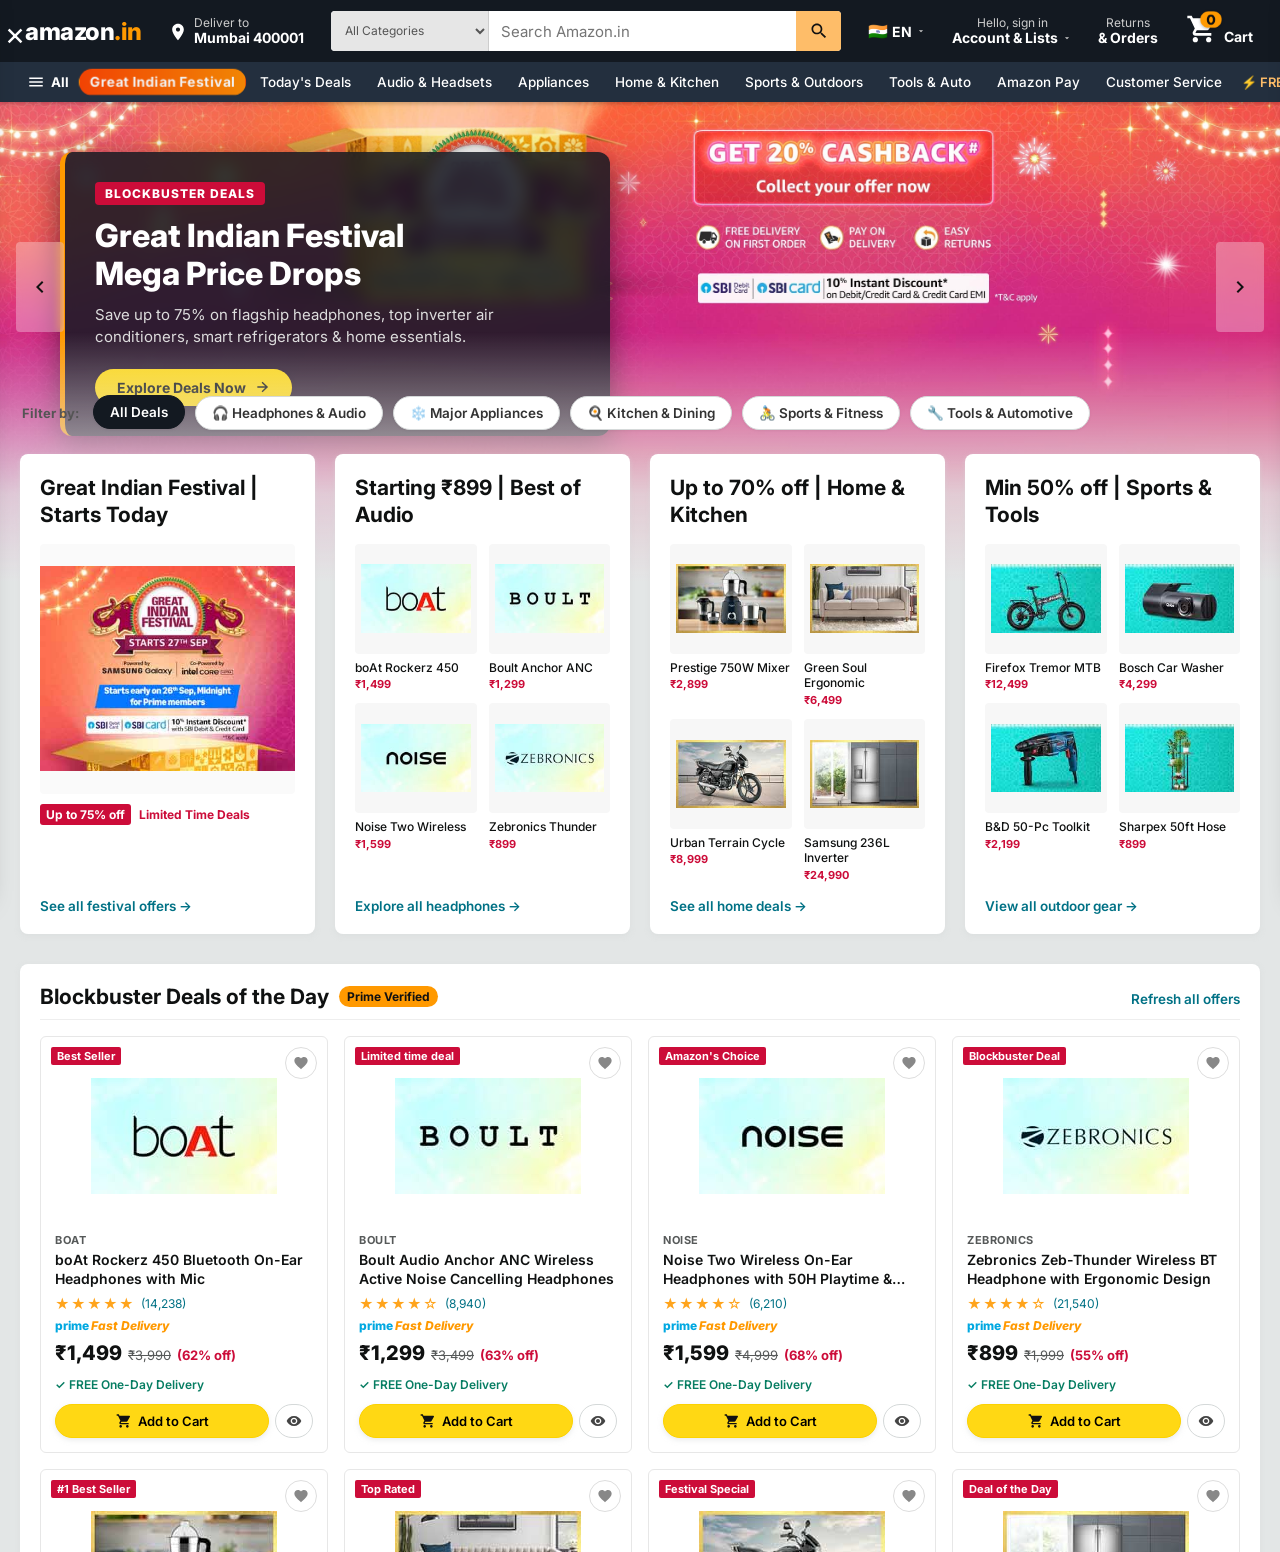
<file: index.html>
<!DOCTYPE html>
<html lang="en">
<head>
    <meta charset="UTF-8">
    <meta http-equiv="refresh" content="0; url=amazon.html">
    <title>Amazon Clone</title>
</head>
<body>
    <p>Redirecting to <a href="amazon.html">Amazon Clone</a>...</p>
</body>
</html>
</file>
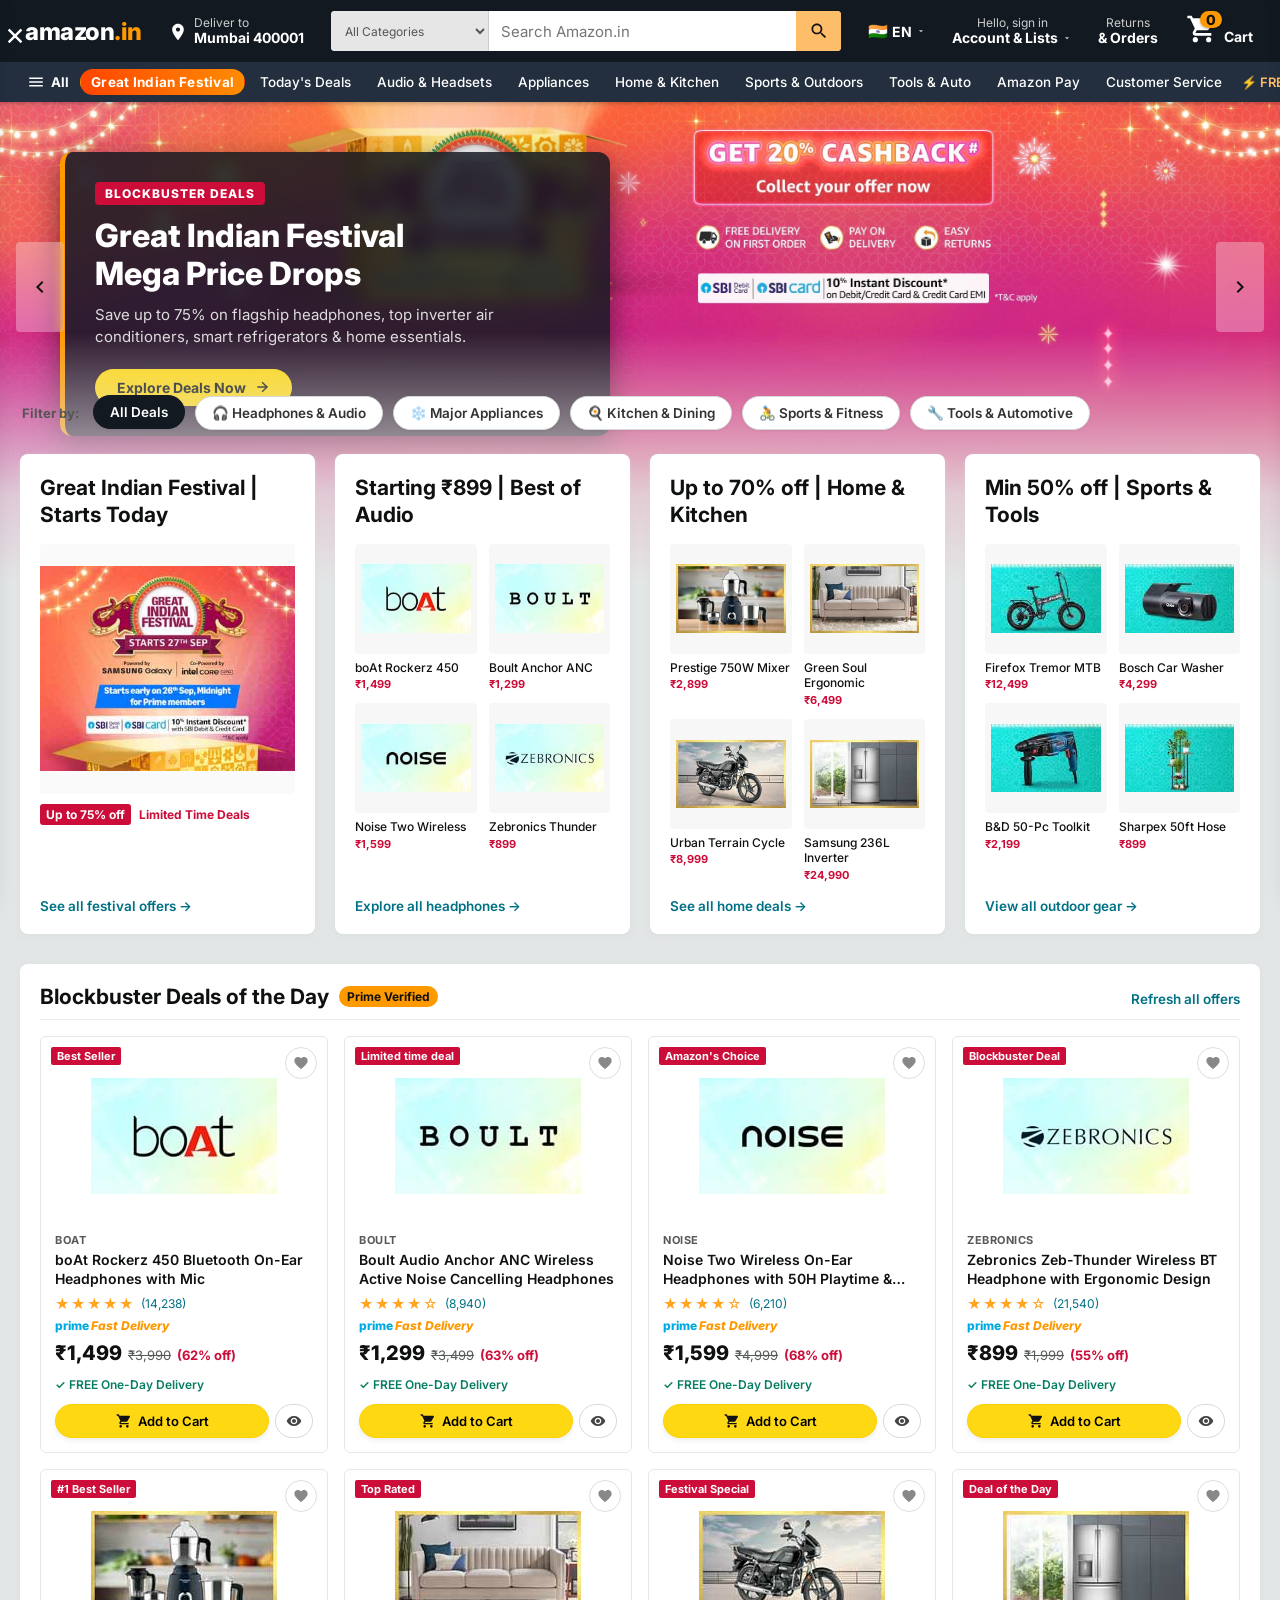
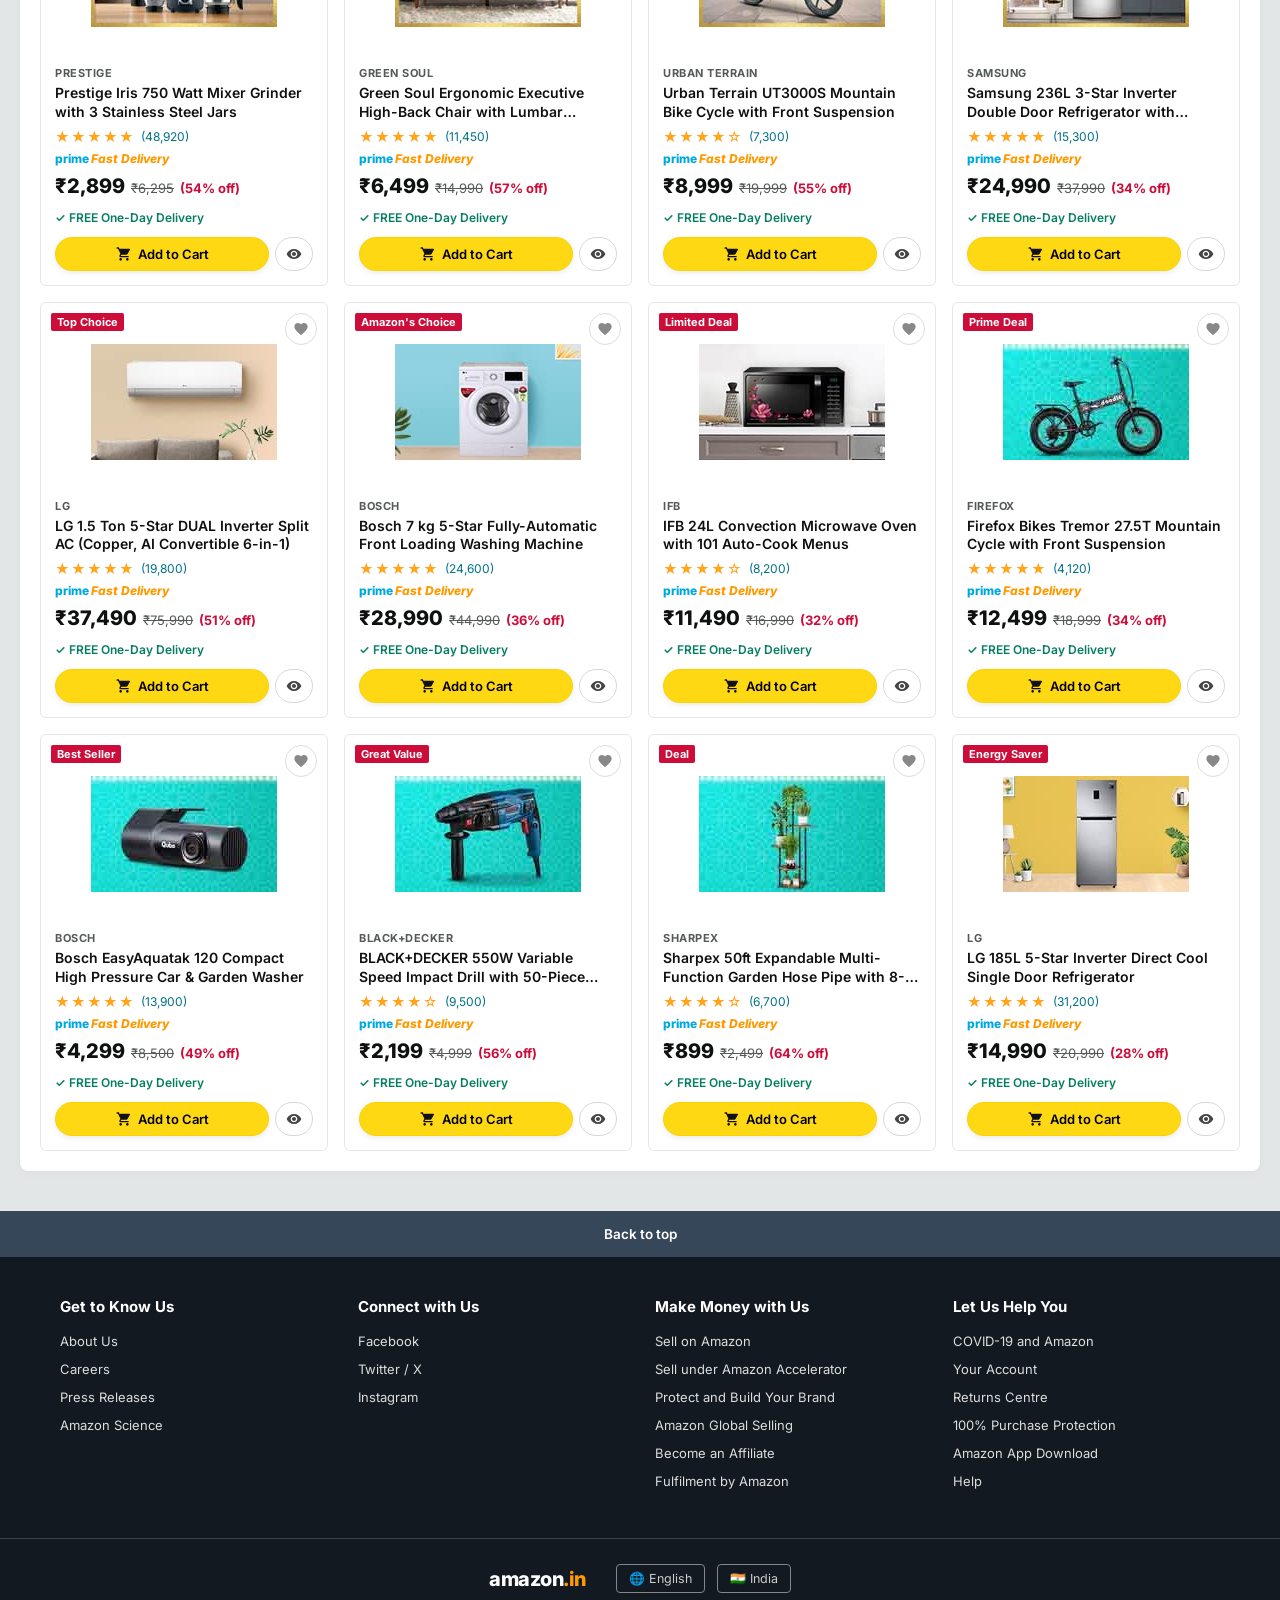
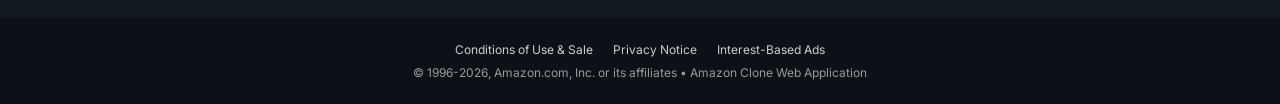
<file: amazon.html>
<!DOCTYPE html>
<html lang="en">
<head>
    <meta charset="UTF-8">
    <meta name="viewport" content="width=device-width, initial-scale=1.0">
    <title>Amazon.in: Online Shopping India - Great Indian Festival Deals</title>
    <meta name="description" content="Online Shopping India - Buy mobiles, laptops, cameras, books, watches, apparel, shoes and e-Gift Cards. Free Shipping & Cash on Delivery Available.">
    <link rel="stylesheet" href="amazon-cont.css">
    <style id="embeddedAmazonStyles">
@import url('https://fonts.googleapis.com/css2?family=Inter:wght@300;400;500;600;700;800&display=swap');

:root {
    --amz-dark: #131921;
    --amz-nav: #232f3e;
    --amz-nav-hover: #37475a;
    --amz-gold: #febd69;
    --amz-gold-hover: #f3a847;
    --amz-orange: #ff9900;
    --amz-btn-gold: #ffd814;
    --amz-btn-gold-hover: #f7ca00;
    --amz-btn-orange: #ffa41c;
    --amz-btn-orange-hover: #fa8900;
    --amz-deal-red: #cc0c39;
    --amz-deal-red-bg: #fff0f2;
    --amz-bg: #e3e6e6;
    --amz-card: #ffffff;
    --amz-text: #0f1111;
    --amz-text-muted: #565959;
    --amz-link: #007185;
    --amz-link-hover: #c7511f;
    --amz-green: #067d62;
    --amz-border: #d5d9d9;
    --amz-shadow: 0 2px 5px rgba(213, 217, 217, 0.5);
    --amz-shadow-hover: 0 6px 18px rgba(0, 0, 0, 0.12);
    --transition: all 0.2s cubic-bezier(0.25, 0.8, 0.25, 1);
}

* {
    margin: 0;
    padding: 0;
    box-sizing: border-box;
    font-family: 'Inter', -apple-system, BlinkMacSystemFont, "Segoe UI", Roboto, sans-serif;
}

body {
    background-color: var(--amz-bg);
    color: var(--amz-text);
    overflow-x: hidden;
    min-height: 100vh;
}

/* ====================================================
   HEADER & NAVIGATION
==================================================== */
.main-header {
    background-color: var(--amz-dark);
    position: sticky;
    top: 0;
    z-index: 100;
    box-shadow: 0 2px 4px rgba(0,0,0,0.2);
}

.top-navbar {
    display: flex;
    align-items: center;
    gap: 8px;
    padding: 8px 16px;
    min-height: 60px;
}

.nav-item-hover {
    padding: 6px 8px;
    border-radius: 3px;
    border: 1px solid transparent;
    cursor: pointer;
    transition: var(--transition);
    color: #ffffff;
    display: flex;
    align-items: center;
    text-decoration: none;
    user-select: none;
}

.nav-item-hover:hover {
    border-color: #ffffff;
}

/* Logo */
.logo-box {
    display: flex;
    align-items: center;
    padding: 4px 8px;
}

.brand-logo-wrap {
    display: flex;
    align-items: baseline;
    gap: 2px;
}

.brand-text {
    font-size: 24px;
    font-weight: 800;
    letter-spacing: -0.5px;
    color: #ffffff;
    position: relative;
}

.brand-text span {
    color: var(--amz-orange);
}

.brand-domain {
    font-size: 13px;
    color: #ccc;
    font-weight: 500;
}

/* Deliver to pill */
.deliver-box {
    display: flex;
    align-items: center;
    gap: 6px;
    padding: 4px 8px;
}

.deliver-icon svg {
    width: 20px;
    height: 20px;
    fill: #ffffff;
    margin-top: 6px;
}

.deliver-text {
    display: flex;
    flex-direction: column;
}

.deliver-sub {
    font-size: 12px;
    color: #cccccc;
    line-height: 14px;
}

.deliver-dest {
    font-size: 14px;
    font-weight: 700;
    line-height: 16px;
}

/* Search Bar */
.search-container {
    flex: 1;
    max-width: 860px;
    margin: 0 10px;
    position: relative;
}

.search-bar-wrap {
    display: flex;
    height: 40px;
    border-radius: 4px;
    background: #ffffff;
    transition: box-shadow 0.2s;
}

.search-container.focused .search-bar-wrap {
    box-shadow: 0 0 0 3px rgba(255, 153, 0, 0.7);
}

.search-category-select {
    background-color: #e6e6e6;
    border: none;
    border-top-left-radius: 4px;
    border-bottom-left-radius: 4px;
    padding: 0 10px;
    font-size: 12px;
    color: #555555;
    cursor: pointer;
    border-right: 1px solid #cdcdcd;
    outline: none;
}

.search-category-select:hover {
    background-color: #dadada;
    color: #111;
}

.search-input-box {
    flex: 1;
    position: relative;
    display: flex;
    align-items: center;
}

.search-input {
    width: 100%;
    height: 100%;
    border: none;
    outline: none;
    padding: 0 12px;
    font-size: 15px;
    color: var(--amz-text);
}

.clear-search-btn {
    position: absolute;
    right: 8px;
    background: none;
    border: none;
    color: #888;
    font-size: 18px;
    cursor: pointer;
    display: none;
}

.search-btn {
    width: 45px;
    background-color: var(--amz-gold);
    border: none;
    border-top-right-radius: 4px;
    border-bottom-right-radius: 4px;
    cursor: pointer;
    display: flex;
    align-items: center;
    justify-content: center;
    transition: background-color 0.2s;
}

.search-btn:hover {
    background-color: var(--amz-gold-hover);
}

.search-btn svg {
    width: 20px;
    height: 20px;
    fill: #111111;
}

/* Autocomplete suggestions */
.search-suggestions-dropdown {
    position: absolute;
    top: 42px;
    left: 0;
    right: 0;
    background: #ffffff;
    border: 1px solid var(--amz-border);
    border-radius: 4px;
    box-shadow: 0 6px 16px rgba(0,0,0,0.18);
    display: none;
    z-index: 150;
    overflow: hidden;
}

.suggestion-item {
    padding: 10px 14px;
    font-size: 14px;
    cursor: pointer;
    display: flex;
    align-items: center;
    gap: 10px;
    color: #333333;
    border-bottom: 1px solid #f0f0f0;
}

.suggestion-item:last-child {
    border-bottom: none;
}

.suggestion-item:hover {
    background-color: #f7f7f7;
    color: var(--amz-orange);
}

.suggestion-item svg {
    width: 14px;
    height: 14px;
    fill: #888;
}

/* Nav Actions Right */
.nav-actions-right {
    display: flex;
    align-items: center;
    gap: 4px;
}

.lang-select {
    display: flex;
    align-items: center;
    gap: 4px;
    font-size: 14px;
    font-weight: 700;
}

.lang-flag {
    font-size: 16px;
}

.user-nav-box {
    display: flex;
    flex-direction: column;
    position: relative;
}

.user-nav-sub {
    font-size: 12px;
    color: #cccccc;
    line-height: 14px;
}

.user-nav-main {
    font-size: 14px;
    font-weight: 700;
    line-height: 16px;
    display: flex;
    align-items: center;
    gap: 2px;
}

.user-dropdown-menu {
    position: absolute;
    top: 48px;
    right: 0;
    width: 220px;
    background: #ffffff;
    border-radius: 4px;
    box-shadow: 0 8px 24px rgba(0,0,0,0.2);
    border: 1px solid var(--amz-border);
    padding: 12px;
    display: none;
    z-index: 200;
    color: var(--amz-text);
}

.user-nav-box:hover .user-dropdown-menu {
    display: block;
}

.user-dropdown-header {
    padding-bottom: 8px;
    border-bottom: 1px solid #eee;
    margin-bottom: 8px;
}

.user-dropdown-header .sign-in-btn-amz {
    display: block;
    text-align: center;
    background: linear-gradient(to bottom, #f7dfa5, #f0c14b);
    border: 1px solid #a88734;
    padding: 8px;
    border-radius: 4px;
    font-size: 13px;
    font-weight: 600;
    color: #111;
    text-decoration: none;
}

.user-dropdown-header .sign-in-btn-amz:hover {
    background: linear-gradient(to bottom, #f5d78e, #eeb933);
}

.dropdown-link-list {
    list-style: none;
}

.dropdown-link-list li a {
    display: block;
    padding: 6px 4px;
    font-size: 13px;
    color: #333333;
    text-decoration: none;
    border-radius: 3px;
}

.dropdown-link-list li a:hover {
    color: var(--amz-orange);
    background-color: #f6f6f6;
}

/* Cart Button */
.cart-nav-box {
    display: flex;
    align-items: center;
    gap: 6px;
    position: relative;
    padding: 4px 10px;
}

.cart-icon-wrapper {
    position: relative;
}

.cart-icon-wrapper svg {
    width: 32px;
    height: 32px;
    fill: #ffffff;
}

.cart-badge {
    position: absolute;
    top: -2px;
    left: 14px;
    background-color: var(--amz-orange);
    color: #111111;
    font-size: 14px;
    font-weight: 800;
    border-radius: 12px;
    padding: 0 6px;
    min-width: 18px;
    text-align: center;
    box-shadow: 0 1px 3px rgba(0,0,0,0.3);
    transition: transform 0.2s cubic-bezier(0.175, 0.885, 0.32, 1.275);
}

.cart-badge.bump {
    transform: scale(1.35);
}

.cart-label {
    font-size: 14px;
    font-weight: 700;
    margin-top: 10px;
}

/* Secondary Sub-Navbar */
.sub-navbar {
    background-color: var(--amz-nav);
    color: #ffffff;
    display: flex;
    align-items: center;
    padding: 0 16px;
    font-size: 14px;
    height: 40px;
    overflow-x: auto;
    white-space: nowrap;
    scrollbar-width: none;
}

.sub-navbar::-webkit-scrollbar {
    display: none;
}

.all-menu-btn {
    display: flex;
    align-items: center;
    gap: 6px;
    font-weight: 700;
    padding: 6px 10px;
    border-radius: 3px;
    border: 1px solid transparent;
    cursor: pointer;
    background: none;
    color: #ffffff;
}

.all-menu-btn:hover {
    border-color: #ffffff;
}

.all-menu-btn svg {
    width: 18px;
    height: 18px;
    fill: #ffffff;
}

.sub-nav-links {
    display: flex;
    align-items: center;
    gap: 4px;
}

.sub-nav-link {
    color: #ffffff;
    text-decoration: none;
    padding: 6px 10px;
    border: 1px solid transparent;
    border-radius: 3px;
    transition: var(--transition);
    font-size: 13.5px;
    font-weight: 500;
}

.sub-nav-link:hover, .sub-nav-link.active {
    border-color: #ffffff;
}

.festival-pill {
    background: linear-gradient(90deg, #ff4500, #ff8c00);
    padding: 4px 10px;
    border-radius: 20px;
    font-weight: 700;
    letter-spacing: 0.3px;
    animation: pulseGlow 2s infinite;
}

@keyframes pulseGlow {
    0%, 100% { opacity: 1; transform: scale(1); }
    50% { opacity: 0.92; transform: scale(1.02); }
}

.sub-nav-promo {
    margin-left: auto;
    font-size: 13px;
    color: var(--amz-gold);
    font-weight: 600;
    padding: 4px 8px;
}

/* ====================================================
   HERO CAROUSEL SECTION
==================================================== */
.hero-section {
    position: relative;
    max-width: 1500px;
    margin: 0 auto;
    overflow: hidden;
}

.carousel-viewport {
    position: relative;
    width: 100%;
    height: 480px;
}

.carousel-slide {
    position: absolute;
    inset: 0;
    opacity: 0;
    visibility: hidden;
    transition: opacity 0.6s ease-in-out, visibility 0.6s ease-in-out;
}

.carousel-slide.active {
    opacity: 1;
    visibility: visible;
}

.carousel-slide img {
    width: 100%;
    height: 100%;
    object-fit: cover;
    object-position: top center;
}

.slide-content-overlay {
    position: absolute;
    top: 50px;
    left: 60px;
    max-width: 550px;
    background: rgba(19, 25, 33, 0.85);
    backdrop-filter: blur(8px);
    padding: 30px;
    border-radius: 12px;
    color: #ffffff;
    box-shadow: 0 10px 30px rgba(0,0,0,0.5);
    border-left: 5px solid var(--amz-orange);
}

.slide-badge {
    display: inline-block;
    background: var(--amz-deal-red);
    color: #ffffff;
    font-size: 12px;
    font-weight: 800;
    padding: 4px 10px;
    border-radius: 4px;
    text-transform: uppercase;
    letter-spacing: 1px;
    margin-bottom: 12px;
}

.slide-title {
    font-size: 32px;
    font-weight: 800;
    line-height: 1.2;
    margin-bottom: 10px;
    color: #ffffff;
}

.slide-desc {
    font-size: 15px;
    color: #dddddd;
    margin-bottom: 20px;
    line-height: 1.5;
}

.slide-btn {
    display: inline-flex;
    align-items: center;
    gap: 8px;
    background: var(--amz-btn-gold);
    color: #111111;
    padding: 10px 22px;
    border-radius: 24px;
    font-size: 14px;
    font-weight: 700;
    text-decoration: none;
    box-shadow: 0 2px 5px rgba(0,0,0,0.2);
    transition: var(--transition);
}

.slide-btn:hover {
    background: var(--amz-btn-gold-hover);
    transform: translateY(-2px);
    box-shadow: 0 4px 10px rgba(0,0,0,0.25);
}

/* Gradient overlay mask over carousel */
.carousel-gradient-mask {
    position: absolute;
    bottom: 0;
    left: 0;
    right: 0;
    height: 250px;
    background: linear-gradient(to bottom, rgba(227, 230, 230, 0) 0%, rgba(227, 230, 230, 0.85) 65%, rgba(227, 230, 230, 1) 100%);
    pointer-events: none;
}

.carousel-arrow {
    position: absolute;
    top: 140px;
    width: 48px;
    height: 90px;
    background: rgba(255, 255, 255, 0.3);
    backdrop-filter: blur(4px);
    border: none;
    outline: none;
    display: flex;
    align-items: center;
    justify-content: center;
    cursor: pointer;
    border-radius: 4px;
    z-index: 10;
    transition: background-color 0.2s, box-shadow 0.2s;
}

.carousel-arrow:hover {
    background: rgba(255, 255, 255, 0.85);
    box-shadow: 0 0 10px rgba(0,0,0,0.2);
}

.carousel-arrow.prev { left: 16px; }
.carousel-arrow.next { right: 16px; }

.carousel-arrow svg {
    width: 24px;
    height: 24px;
    fill: #111111;
}

/* ====================================================
   MAIN STORE CONTAINER & CARDS GRID
==================================================== */
.store-container {
    max-width: 1500px;
    margin: -190px auto 40px auto;
    padding: 0 20px;
    position: relative;
    z-index: 20;
}

/* Quick Category Tags Filter Bar */
.category-filter-bar {
    display: flex;
    align-items: center;
    gap: 10px;
    margin-bottom: 20px;
    overflow-x: auto;
    padding: 4px 2px;
    scrollbar-width: none;
}

.category-filter-bar::-webkit-scrollbar {
    display: none;
}

.cat-pill {
    background: #ffffff;
    border: 1px solid var(--amz-border);
    padding: 8px 16px;
    border-radius: 20px;
    font-size: 13.5px;
    font-weight: 600;
    color: #333333;
    cursor: pointer;
    white-space: nowrap;
    transition: var(--transition);
    box-shadow: 0 1px 3px rgba(0,0,0,0.06);
}

.cat-pill:hover, .cat-pill.active {
    background: var(--amz-dark);
    color: #ffffff;
    border-color: var(--amz-dark);
    transform: translateY(-1px);
}

/* Card 4-Grid Layout */
.card-grid-container {
    display: grid;
    grid-template-columns: repeat(4, 1fr);
    gap: 20px;
    margin-bottom: 30px;
}

.amz-card {
    background: var(--amz-card);
    border-radius: 8px;
    padding: 20px;
    box-shadow: var(--amz-shadow);
    display: flex;
    flex-direction: column;
    justify-content: space-between;
    transition: var(--transition);
}

.amz-card:hover {
    box-shadow: var(--amz-shadow-hover);
    transform: translateY(-2px);
}

.amz-card-title {
    font-size: 21px;
    font-weight: 700;
    line-height: 1.3;
    margin-bottom: 15px;
    color: var(--amz-text);
}

.amz-quad-grid {
    display: grid;
    grid-template-columns: 1fr 1fr;
    gap: 12px;
    margin-bottom: 16px;
}

.amz-quad-item {
    cursor: pointer;
    text-decoration: none;
    color: inherit;
    display: flex;
    flex-direction: column;
}

.amz-quad-thumb-wrap {
    height: 110px;
    display: flex;
    align-items: center;
    justify-content: center;
    background: #f7f7f7;
    border-radius: 4px;
    overflow: hidden;
    padding: 6px;
    margin-bottom: 6px;
    transition: transform 0.2s;
}

.amz-quad-item:hover .amz-quad-thumb-wrap img {
    transform: scale(1.08);
}

.amz-quad-thumb-wrap img {
    max-height: 100%;
    max-width: 100%;
    object-fit: contain;
    transition: transform 0.25s ease;
}

.amz-quad-label {
    font-size: 12px;
    color: var(--amz-text);
    font-weight: 500;
    line-height: 1.3;
    display: -webkit-box;
    -webkit-line-clamp: 2;
    -webkit-box-orient: vertical;
    overflow: hidden;
}

.amz-quad-price {
    font-size: 11px;
    font-weight: 700;
    color: var(--amz-deal-red);
    margin-top: 2px;
}

.amz-card-single-deal {
    margin-bottom: 16px;
}

.amz-single-img-wrap {
    height: 250px;
    background: #fafafa;
    border-radius: 4px;
    overflow: hidden;
    display: flex;
    align-items: center;
    justify-content: center;
    margin-bottom: 10px;
}

.amz-single-img-wrap img {
    max-width: 100%;
    max-height: 100%;
    object-fit: cover;
    transition: transform 0.3s;
}

.amz-single-img-wrap:hover img {
    transform: scale(1.03);
}

.amz-deal-badge-row {
    display: flex;
    align-items: center;
    gap: 8px;
    margin-bottom: 6px;
}

.deal-tag-red {
    background-color: var(--amz-deal-red);
    color: #ffffff;
    font-size: 12px;
    font-weight: 700;
    padding: 3px 6px;
    border-radius: 3px;
}

.deal-text-red {
    color: var(--amz-deal-red);
    font-size: 12px;
    font-weight: 700;
}

.amz-card-link {
    font-size: 13.5px;
    color: var(--amz-link);
    text-decoration: none;
    font-weight: 600;
    display: inline-flex;
    align-items: center;
    gap: 4px;
    margin-top: auto;
}

.amz-card-link:hover {
    color: var(--amz-link-hover);
    text-decoration: underline;
}

/* ====================================================
   ROW CAROUSEL / PRODUCT SHELF
==================================================== */
.product-shelf-section {
    background: #ffffff;
    border-radius: 8px;
    padding: 20px;
    margin-bottom: 30px;
    box-shadow: var(--amz-shadow);
}

.shelf-header {
    display: flex;
    align-items: baseline;
    justify-content: space-between;
    margin-bottom: 16px;
    border-bottom: 1px solid #eee;
    padding-bottom: 10px;
}

.shelf-title {
    font-size: 21px;
    font-weight: 700;
    color: var(--amz-text);
    display: flex;
    align-items: center;
    gap: 10px;
}

.shelf-badge {
    background: var(--amz-orange);
    color: #111;
    font-size: 12px;
    font-weight: 700;
    padding: 3px 8px;
    border-radius: 12px;
}

.shelf-link {
    font-size: 13.5px;
    color: var(--amz-link);
    text-decoration: none;
    font-weight: 600;
}

.shelf-link:hover {
    color: var(--amz-link-hover);
    text-decoration: underline;
}

.product-row-grid {
    display: grid;
    grid-template-columns: repeat(auto-fill, minmax(230px, 1fr));
    gap: 16px;
}

/* Individual Product Card */
.product-card {
    background: #ffffff;
    border: 1px solid #e7e7e7;
    border-radius: 6px;
    padding: 14px;
    display: flex;
    flex-direction: column;
    position: relative;
    transition: var(--transition);
}

.product-card:hover {
    border-color: var(--amz-orange);
    box-shadow: 0 4px 14px rgba(0,0,0,0.1);
    transform: translateY(-2px);
}

.product-card-badge {
    position: absolute;
    top: 10px;
    left: 10px;
    background: var(--amz-deal-red);
    color: #ffffff;
    font-size: 11px;
    font-weight: 700;
    padding: 2px 6px;
    border-radius: 2px;
    z-index: 2;
}

.product-wishlist-btn {
    position: absolute;
    top: 10px;
    right: 10px;
    background: #ffffff;
    border: 1px solid #ddd;
    width: 32px;
    height: 32px;
    border-radius: 50%;
    display: flex;
    align-items: center;
    justify-content: center;
    cursor: pointer;
    transition: var(--transition);
    z-index: 2;
}

.product-wishlist-btn:hover, .product-wishlist-btn.active {
    background: #fff0f0;
    border-color: #ff4d4f;
}

.product-wishlist-btn svg {
    width: 16px;
    height: 16px;
    fill: #888;
    transition: fill 0.2s;
}

.product-wishlist-btn.active svg {
    fill: #ff4d4f;
}

.product-thumb-area {
    height: 170px;
    display: flex;
    align-items: center;
    justify-content: center;
    margin-bottom: 12px;
    cursor: pointer;
    overflow: hidden;
    padding: 6px;
}

.product-thumb-area img {
    max-height: 100%;
    max-width: 100%;
    object-fit: contain;
    transition: transform 0.3s;
}

.product-card:hover .product-thumb-area img {
    transform: scale(1.05);
}

.product-info-area {
    flex: 1;
    display: flex;
    flex-direction: column;
}

.product-brand {
    font-size: 11px;
    text-transform: uppercase;
    color: var(--amz-text-muted);
    font-weight: 700;
    letter-spacing: 0.5px;
    margin-bottom: 4px;
}

.product-title {
    font-size: 14px;
    font-weight: 600;
    color: var(--amz-text);
    line-height: 1.35;
    margin-bottom: 6px;
    display: -webkit-box;
    -webkit-line-clamp: 2;
    -webkit-box-orient: vertical;
    overflow: hidden;
    cursor: pointer;
}

.product-title:hover {
    color: var(--amz-link-hover);
}

.product-rating {
    display: flex;
    align-items: center;
    gap: 6px;
    margin-bottom: 6px;
}

.stars {
    color: #ffa41c;
    font-size: 14px;
    letter-spacing: 1px;
}

.review-count {
    font-size: 12px;
    color: var(--amz-link);
}

.prime-tag {
    display: inline-flex;
    align-items: center;
    gap: 2px;
    font-size: 12px;
    font-weight: 800;
    color: #00a8e1;
    margin-bottom: 8px;
}

.prime-tag span {
    color: var(--amz-orange);
    font-style: italic;
}

.product-pricing {
    margin-bottom: 12px;
}

.price-row {
    display: flex;
    align-items: baseline;
    gap: 6px;
}

.current-price {
    font-size: 20px;
    font-weight: 800;
    color: var(--amz-text);
}

.original-price {
    font-size: 13px;
    color: var(--amz-text-muted);
    text-decoration: line-through;
}

.discount-percent {
    font-size: 13px;
    font-weight: 700;
    color: var(--amz-deal-red);
}

.delivery-note {
    font-size: 12px;
    color: var(--amz-green);
    font-weight: 600;
    margin-bottom: 12px;
}

/* Add to cart / Action Buttons */
.product-card-actions {
    display: flex;
    gap: 6px;
    margin-top: auto;
}

.btn-add-cart {
    flex: 1;
    background: var(--amz-btn-gold);
    border: 1px solid #fcd200;
    border-radius: 20px;
    padding: 8px 12px;
    font-size: 13px;
    font-weight: 600;
    cursor: pointer;
    box-shadow: 0 2px 5px rgba(213, 217, 217, 0.5);
    transition: var(--transition);
    display: flex;
    align-items: center;
    justify-content: center;
    gap: 6px;
}

.btn-add-cart:hover {
    background: var(--amz-btn-gold-hover);
    border-color: #f2c200;
}

.btn-quick-view {
    background: #ffffff;
    border: 1px solid var(--amz-border);
    border-radius: 20px;
    padding: 8px 10px;
    font-size: 13px;
    cursor: pointer;
    display: flex;
    align-items: center;
    justify-content: center;
    transition: var(--transition);
}

.btn-quick-view:hover {
    background: #f7f7f7;
    border-color: #888;
}

/* ====================================================
   SLIDE-OVER CART DRAWER
==================================================== */
.cart-drawer-overlay {
    position: fixed;
    inset: 0;
    background: rgba(0, 0, 0, 0.6);
    backdrop-filter: blur(2px);
    z-index: 500;
    opacity: 0;
    visibility: hidden;
    transition: opacity 0.3s ease, visibility 0.3s ease;
}

.cart-drawer-overlay.open {
    opacity: 1;
    visibility: visible;
}

.cart-drawer {
    position: fixed;
    top: 0;
    right: -460px;
    width: 440px;
    max-width: 90vw;
    height: 100vh;
    background: #ffffff;
    z-index: 501;
    box-shadow: -4px 0 25px rgba(0,0,0,0.3);
    display: flex;
    flex-direction: column;
    transition: right 0.35s cubic-bezier(0.2, 0.8, 0.2, 1);
}

.cart-drawer.open {
    right: 0;
}

.cart-drawer-header {
    background: var(--amz-dark);
    color: #ffffff;
    padding: 16px 20px;
    display: flex;
    align-items: center;
    justify-content: space-between;
}

.cart-drawer-header h3 {
    font-size: 18px;
    font-weight: 700;
    display: flex;
    align-items: center;
    gap: 8px;
}

.cart-drawer-close {
    background: none;
    border: none;
    color: #ffffff;
    font-size: 26px;
    cursor: pointer;
    line-height: 1;
    padding: 0 4px;
}

/* Free Delivery Bar */
.cart-free-delivery-banner {
    background: #ebf8f2;
    border-bottom: 1px solid #cce8dc;
    padding: 10px 20px;
    font-size: 13px;
    color: var(--amz-green);
    display: flex;
    align-items: center;
    gap: 8px;
}

.cart-free-delivery-banner svg {
    width: 18px;
    height: 18px;
    fill: var(--amz-green);
}

.cart-items-list {
    flex: 1;
    overflow-y: auto;
    padding: 16px 20px;
}

.cart-item-card {
    display: flex;
    gap: 14px;
    padding-bottom: 16px;
    margin-bottom: 16px;
    border-bottom: 1px solid #eee;
}

.cart-item-thumb {
    width: 75px;
    height: 75px;
    background: #f7f7f7;
    border-radius: 4px;
    padding: 4px;
    display: flex;
    align-items: center;
    justify-content: center;
    flex-shrink: 0;
}

.cart-item-thumb img {
    max-width: 100%;
    max-height: 100%;
    object-fit: contain;
}

.cart-item-details {
    flex: 1;
}

.cart-item-title {
    font-size: 13.5px;
    font-weight: 600;
    color: var(--amz-text);
    line-height: 1.35;
    margin-bottom: 4px;
}

.cart-item-price {
    font-size: 15px;
    font-weight: 800;
    color: var(--amz-deal-red);
    margin-bottom: 8px;
}

.cart-item-qty-row {
    display: flex;
    align-items: center;
    gap: 12px;
}

.qty-control-box {
    display: flex;
    align-items: center;
    border: 1px solid var(--amz-border);
    border-radius: 4px;
    overflow: hidden;
}

.qty-btn {
    background: #f0f2f2;
    border: none;
    width: 28px;
    height: 28px;
    font-size: 16px;
    font-weight: 700;
    cursor: pointer;
    display: flex;
    align-items: center;
    justify-content: center;
    transition: background-color 0.15s;
}

.qty-btn:hover {
    background: #e3e6e6;
}

.qty-display {
    width: 32px;
    text-align: center;
    font-size: 13px;
    font-weight: 700;
}

.cart-item-delete {
    background: none;
    border: none;
    color: var(--amz-link);
    font-size: 12px;
    cursor: pointer;
    text-decoration: underline;
}

.cart-item-delete:hover {
    color: var(--amz-deal-red);
}

/* Empty Cart State */
.cart-empty-state {
    text-align: center;
    padding: 40px 20px;
}

.cart-empty-state svg {
    width: 80px;
    height: 80px;
    fill: #cccccc;
    margin-bottom: 16px;
}

.cart-empty-state h4 {
    font-size: 18px;
    margin-bottom: 8px;
}

.cart-empty-state p {
    font-size: 13px;
    color: var(--amz-text-muted);
    margin-bottom: 20px;
}

/* Cart Footer Checkout */
.cart-drawer-footer {
    padding: 16px 20px;
    background: #fafafa;
    border-top: 1px solid #eaeaea;
}

.cart-subtotal-row {
    display: flex;
    justify-content: space-between;
    font-size: 15px;
    margin-bottom: 6px;
}

.cart-subtotal-val {
    font-weight: 800;
    font-size: 18px;
}

.cart-tax-note {
    font-size: 12px;
    color: var(--amz-text-muted);
    margin-bottom: 14px;
}

.btn-proceed-checkout {
    width: 100%;
    background: var(--amz-btn-gold);
    border: 1px solid #fcd200;
    border-radius: 8px;
    padding: 12px;
    font-size: 15px;
    font-weight: 700;
    cursor: pointer;
    box-shadow: 0 2px 5px rgba(213, 217, 217, 0.5);
    transition: var(--transition);
    display: flex;
    align-items: center;
    justify-content: center;
    gap: 8px;
}

.btn-proceed-checkout:hover {
    background: var(--amz-btn-gold-hover);
    transform: translateY(-1px);
}

/* ====================================================
   MODALS (Quick View, Delivery Location, Orders)
==================================================== */
.modal-overlay {
    position: fixed;
    inset: 0;
    background: rgba(0, 0, 0, 0.65);
    backdrop-filter: blur(3px);
    z-index: 600;
    display: flex;
    align-items: center;
    justify-content: center;
    opacity: 0;
    visibility: hidden;
    transition: opacity 0.25s ease, visibility 0.25s ease;
    padding: 20px;
}

.modal-overlay.open {
    opacity: 1;
    visibility: visible;
}

.amz-modal-card {
    background: #ffffff;
    border-radius: 8px;
    width: 780px;
    max-width: 95vw;
    max-height: 90vh;
    overflow-y: auto;
    box-shadow: 0 10px 40px rgba(0,0,0,0.3);
    position: relative;
    animation: modalPop 0.25s ease-out;
}

@keyframes modalPop {
    from { transform: scale(0.94); opacity: 0; }
    to { transform: scale(1); opacity: 1; }
}

.modal-close-btn {
    position: absolute;
    top: 14px;
    right: 16px;
    background: none;
    border: none;
    font-size: 24px;
    cursor: pointer;
    color: #666;
    line-height: 1;
    z-index: 10;
}

.modal-close-btn:hover {
    color: #111;
}

/* Quick View Inner */
.quick-view-grid {
    display: grid;
    grid-template-columns: 1fr 1fr;
    gap: 30px;
    padding: 30px;
}

.quick-view-media {
    display: flex;
    align-items: center;
    justify-content: center;
    background: #f9f9f9;
    border-radius: 8px;
    padding: 20px;
    height: 380px;
}

.quick-view-media img {
    max-width: 100%;
    max-height: 100%;
    object-fit: contain;
}

.quick-view-content {
    display: flex;
    flex-direction: column;
}

.quick-view-title {
    font-size: 20px;
    font-weight: 700;
    margin-bottom: 10px;
    line-height: 1.35;
}

.quick-view-desc {
    font-size: 13.5px;
    color: var(--amz-text-muted);
    line-height: 1.5;
    margin: 12px 0;
}

.quick-view-specs {
    list-style: none;
    font-size: 13px;
    margin-bottom: 20px;
}

.quick-view-specs li {
    padding: 4px 0;
    border-bottom: 1px solid #f0f0f0;
}

.quick-view-specs li strong {
    color: #333;
    display: inline-block;
    width: 100px;
}

/* Location Selector Modal */
.location-modal-card {
    width: 450px;
    padding: 24px;
}

.location-modal-card h3 {
    font-size: 18px;
    margin-bottom: 12px;
}

.location-modal-card p {
    font-size: 13px;
    color: var(--amz-text-muted);
    margin-bottom: 16px;
}

.pincode-input-row {
    display: flex;
    gap: 8px;
    margin-bottom: 20px;
}

.pincode-input {
    flex: 1;
    padding: 10px 12px;
    border: 1px solid var(--amz-border);
    border-radius: 4px;
    font-size: 14px;
    outline: none;
}

.pincode-input:focus {
    border-color: var(--amz-orange);
    box-shadow: 0 0 0 3px rgba(255, 153, 0, 0.3);
}

.pincode-submit-btn {
    background: var(--amz-btn-gold);
    border: 1px solid #fcd200;
    border-radius: 4px;
    padding: 0 16px;
    font-size: 13px;
    font-weight: 600;
    cursor: pointer;
}

.city-pill-list {
    display: flex;
    flex-wrap: wrap;
    gap: 8px;
}

.city-pill {
    background: #f7f7f7;
    border: 1px solid #ddd;
    border-radius: 16px;
    padding: 6px 14px;
    font-size: 12.5px;
    font-weight: 600;
    cursor: pointer;
    transition: var(--transition);
}

.city-pill:hover {
    background: var(--amz-dark);
    color: #ffffff;
    border-color: var(--amz-dark);
}

/* Orders List Modal */
.orders-modal-card {
    width: 650px;
    padding: 24px;
}

.orders-list {
    margin-top: 16px;
    max-height: 400px;
    overflow-y: auto;
}

.order-entry {
    border: 1px solid var(--amz-border);
    border-radius: 6px;
    padding: 14px;
    margin-bottom: 12px;
    background: #fafafa;
}

.order-header-line {
    display: flex;
    justify-content: space-between;
    font-size: 12.5px;
    color: var(--amz-text-muted);
    border-bottom: 1px solid #eee;
    padding-bottom: 8px;
    margin-bottom: 10px;
}

.order-body-items {
    font-size: 13.5px;
    font-weight: 600;
}

/* Checkout Confetti & Celebration Screen */
.checkout-success-view {
    text-align: center;
    padding: 30px;
}

.success-check-icon {
    width: 70px;
    height: 70px;
    background: #e6f4ea;
    color: #137333;
    border-radius: 50%;
    display: flex;
    align-items: center;
    justify-content: center;
    margin: 0 auto 16px auto;
    font-size: 36px;
}

/* ====================================================
   SLIDE-OUT "ALL" MENU DRAWER
==================================================== */
.side-menu-overlay {
    position: fixed;
    inset: 0;
    background: rgba(0, 0, 0, 0.7);
    z-index: 550;
    opacity: 0;
    visibility: hidden;
    transition: opacity 0.3s ease, visibility 0.3s ease;
}

.side-menu-overlay.open {
    opacity: 1;
    visibility: visible;
}

.side-menu-drawer {
    position: fixed;
    top: 0;
    left: -380px;
    width: 360px;
    max-width: 85vw;
    height: 100vh;
    background: #ffffff;
    z-index: 551;
    box-shadow: 4px 0 25px rgba(0,0,0,0.35);
    display: flex;
    flex-direction: column;
    transition: left 0.35s cubic-bezier(0.2, 0.8, 0.2, 1);
}

.side-menu-drawer.open {
    left: 0;
}

.side-menu-header {
    background: var(--amz-dark);
    color: #ffffff;
    padding: 16px 24px;
    display: flex;
    align-items: center;
    gap: 12px;
}

.side-menu-avatar {
    width: 36px;
    height: 36px;
    background: #ffffff;
    border-radius: 50%;
    display: flex;
    align-items: center;
    justify-content: center;
}

.side-menu-avatar svg {
    width: 22px;
    height: 22px;
    fill: var(--amz-dark);
}

.side-menu-greeting {
    font-size: 18px;
    font-weight: 700;
}

.side-menu-body {
    flex: 1;
    overflow-y: auto;
    padding: 16px 0;
}

.side-menu-section-title {
    font-size: 15px;
    font-weight: 700;
    color: var(--amz-text);
    padding: 12px 24px 6px 24px;
}

.side-menu-link {
    display: flex;
    align-items: center;
    justify-content: space-between;
    padding: 10px 24px;
    font-size: 13.5px;
    color: #333333;
    text-decoration: none;
    cursor: pointer;
    transition: background-color 0.15s;
}

.side-menu-link:hover {
    background-color: #f0f2f2;
}

.side-menu-divider {
    height: 1px;
    background: #e7e7e7;
    margin: 10px 0;
}

.side-menu-close-btn {
    position: absolute;
    top: 14px;
    right: -45px;
    background: none;
    border: none;
    color: #ffffff;
    font-size: 32px;
    cursor: pointer;
}

/* ====================================================
   TOAST NOTIFICATION
==================================================== */
.amz-toast-container {
    position: fixed;
    top: 20px;
    right: 20px;
    z-index: 1000;
    display: flex;
    flex-direction: column;
    gap: 10px;
    pointer-events: none;
}

.amz-toast {
    background: #ffffff;
    color: var(--amz-text);
    padding: 12px 18px;
    border-radius: 6px;
    box-shadow: 0 4px 18px rgba(0,0,0,0.22);
    border-left: 5px solid var(--amz-green);
    display: flex;
    align-items: center;
    gap: 12px;
    font-size: 13.5px;
    font-weight: 600;
    pointer-events: auto;
    animation: toastSlideIn 0.3s cubic-bezier(0.175, 0.885, 0.32, 1.275);
    max-width: 360px;
}

@keyframes toastSlideIn {
    from { transform: translateX(100%); opacity: 0; }
    to { transform: translateX(0); opacity: 1; }
}

.toast-icon {
    color: var(--amz-green);
    font-size: 18px;
}

/* ====================================================
   FOOTER
==================================================== */
.main-footer {
    background: var(--amz-dark);
    color: #ffffff;
    margin-top: 40px;
}

.back-to-top-btn {
    width: 100%;
    background: #37475a;
    border: none;
    color: #ffffff;
    padding: 15px;
    font-size: 13.5px;
    font-weight: 600;
    cursor: pointer;
    text-align: center;
    transition: background-color 0.2s;
}

.back-to-top-btn:hover {
    background: #485769;
}

.footer-top-grid {
    max-width: 1200px;
    margin: 0 auto;
    padding: 40px 20px;
    display: grid;
    grid-template-columns: repeat(4, 1fr);
    gap: 30px;
}

.footer-col h4 {
    font-size: 15px;
    font-weight: 700;
    margin-bottom: 14px;
    color: #ffffff;
}

.footer-col ul {
    list-style: none;
}

.footer-col ul li {
    margin-bottom: 8px;
}

.footer-col ul li a {
    color: #dddddd;
    text-decoration: none;
    font-size: 13px;
    transition: color 0.15s;
}

.footer-col ul li a:hover {
    color: #ffffff;
    text-decoration: underline;
}

.footer-middle-strip {
    border-top: 1px solid #3a4553;
    padding: 25px 20px;
    display: flex;
    align-items: center;
    justify-content: center;
    gap: 30px;
}

.footer-selectors {
    display: flex;
    gap: 12px;
}

.footer-pill-btn {
    border: 1px solid #848688;
    border-radius: 4px;
    padding: 6px 12px;
    color: #cccccc;
    font-size: 12.5px;
    text-decoration: none;
    display: flex;
    align-items: center;
    gap: 6px;
}

.footer-pill-btn:hover {
    color: #ffffff;
    border-color: #ffffff;
}

.footer-bottom-legal {
    background: #0d1117;
    padding: 24px 20px;
    text-align: center;
    font-size: 12px;
    color: #999999;
}

.footer-legal-links {
    display: flex;
    justify-content: center;
    gap: 20px;
    margin-bottom: 8px;
}

.footer-legal-links a {
    color: #cccccc;
    text-decoration: none;
}

.footer-legal-links a:hover {
    text-decoration: underline;
}

/* ====================================================
   RESPONSIVE DESIGN
==================================================== */
@media (max-width: 1200px) {
    .card-grid-container {
        grid-template-columns: repeat(2, 1fr);
    }
    .footer-top-grid {
        grid-template-columns: repeat(2, 1fr);
    }
}

@media (max-width: 768px) {
    .card-grid-container {
        grid-template-columns: 1fr;
    }
    .top-navbar {
        flex-wrap: wrap;
        padding: 8px 10px;
    }
    .deliver-box, .lang-select {
        display: none;
    }
    .search-container {
        order: 3;
        width: 100%;
        max-width: 100%;
        margin: 8px 0 2px 0;
    }
    .carousel-viewport {
        height: 320px;
    }
    .store-container {
        margin-top: -60px;
        padding: 0 10px;
    }
    .quick-view-grid {
        grid-template-columns: 1fr;
        padding: 16px;
    }
    .quick-view-media {
        height: 240px;
    }
    .cart-drawer {
        width: 100%;
    }
    .footer-top-grid {
        grid-template-columns: 1fr;
    }
}

    </style>
    <link rel="icon" type="image/x-icon" href="amalogo.jpg">
</head>
<body>

    <!-- ==========================================
         TOP NAVIGATION HEADER
    ========================================== -->
    <header class="main-header">
        <div class="top-navbar">
            
            <!-- Amazon Logo -->
            <a href="amazon.html" class="logo-box nav-item-hover" title="Amazon Home">
                <div class="brand-logo-wrap">
                    <span class="brand-text">amazon<span>.in</span></span>
                </div>
            </a>

            <!-- Deliver To Pill -->
            <div class="deliver-box nav-item-hover" id="deliverNavBtn" title="Change delivery location">
                <div class="deliver-icon">
                    <svg viewBox="0 0 24 24"><path d="M12 2C8.13 2 5 5.13 5 9c0 5.25 7 13 7 13s7-7.75 7-13c0-3.87-3.13-7-7-7zm0 9.5c-1.38 0-2.5-1.12-2.5-2.5s1.12-2.5 2.5-2.5 2.5 1.12 2.5 2.5-1.12 2.5-2.5 2.5z"/></svg>
                </div>
                <div class="deliver-text">
                    <span class="deliver-sub">Deliver to</span>
                    <span class="deliver-dest" id="navDeliveryDest">Mumbai 400001</span>
                </div>
            </div>

            <!-- Search Bar -->
            <div class="search-container" id="searchContainer">
                <div class="search-bar-wrap">
                    <select class="search-category-select" id="searchCategorySelect" aria-label="Select search category">
                        <option value="all">All Categories</option>
                        <option value="headphones">Audio & Headphones</option>
                        <option value="appliances">Appliances</option>
                        <option value="kitchen">Home & Kitchen</option>
                        <option value="outdoors">Sports & Outdoor</option>
                        <option value="tools">Automotive & Tools</option>
                    </select>
                    <div class="search-input-box">
                        <input type="text" class="search-input" id="mainSearchInput" placeholder="Search Amazon.in" autocomplete="off">
                        <button class="clear-search-btn" id="clearSearchBtn" title="Clear search">&times;</button>
                    </div>
                    <button class="search-btn" id="mainSearchBtn" title="Search">
                        <svg viewBox="0 0 24 24"><path d="M15.5 14h-.79l-.28-.27C15.41 12.59 16 11.11 16 9.5 16 5.91 13.09 3 9.5 3S3 5.91 3 9.5 5.91 16 9.5 16c1.61 0 3.09-.59 4.23-1.57l.27.28v.79l5 4.99L20.49 19l-4.99-5zm-6 0C7.01 14 5 11.99 5 9.5S7.01 5 9.5 5 14 7.01 14 9.5 11.99 14 9.5 14z"/></svg>
                    </button>
                </div>

                <!-- Live Auto-Suggestions -->
                <div class="search-suggestions-dropdown" id="searchSuggestionsBox"></div>
            </div>

            <!-- Language Selector -->
            <div class="lang-select nav-item-hover">
                <span class="lang-flag">🇮🇳</span>
                <span>EN</span>
                <svg style="width:10px;height:10px;fill:#ccc" viewBox="0 0 24 24"><path d="M7 10l5 5 5-5z"/></svg>
            </div>

            <!-- Accounts & Lists (with dynamic login state) -->
            <div class="user-nav-box nav-item-hover" id="userNavBox">
                <span class="user-nav-sub" id="userNavSub">Hello, sign in</span>
                <span class="user-nav-main" id="userNavMain">
                    Account & Lists
                    <svg style="width:10px;height:10px;fill:#ccc;margin-left:2px" viewBox="0 0 24 24"><path d="M7 10l5 5 5-5z"/></svg>
                </span>

                <!-- Dropdown Menu -->
                <div class="user-dropdown-menu">
                    <div class="user-dropdown-header" id="userDropdownHeader">
                        <a href="login.html" class="sign-in-btn-amz">Sign in</a>
                        <div style="font-size:11px;color:#555;text-align:center;margin-top:6px;">New customer? <a href="login.html" style="color:var(--amz-link);">Start here.</a></div>
                    </div>
                    <ul class="dropdown-link-list">
                        <li><a href="#" id="dropdownOrdersLink">Your Orders</a></li>
                        <li><a href="#" id="dropdownWishlistLink">Your Wish List</a></li>
                        <li><a href="#" id="dropdownPrimeLink">Your Prime Membership</a></li>
                        <li><a href="login.html">Switch Accounts</a></li>
                    </ul>
                </div>
            </div>

            <!-- Returns & Orders -->
            <div class="nav-item-hover" id="returnsNavBtn" style="display:flex;flex-direction:column;">
                <span style="font-size:12px;color:#ccc;line-height:14px;">Returns</span>
                <span style="font-size:14px;font-weight:700;line-height:16px;">& Orders</span>
            </div>

            <!-- Cart Pill -->
            <a href="#" class="cart-nav-box nav-item-hover" id="cartNavBtn" title="View Cart">
                <div class="cart-icon-wrapper">
                    <svg viewBox="0 0 24 24"><path d="M7 18c-1.1 0-1.99.9-1.99 2S5.9 22 7 22s2-.9 2-2-.9-2-2-2zM1 2v2h2l3.6 7.59-1.35 2.45c-.16.28-.25.61-.25.96 0 1.1.9 2 2 2h12v-2H7.42c-.14 0-.25-.11-.25-.25l.03-.12.9-1.63h7.45c.75 0 1.41-.41 1.75-1.03l3.58-6.49c.08-.14.12-.31.12-.48 0-.55-.45-1-1-1H5.21l-.94-2H1zm16 16c-1.1 0-1.99.9-1.99 2s.89 2 1.99 2 2-.9 2-2-.9-2-2-2z"/></svg>
                    <span class="cart-badge" id="cartBadge">0</span>
                </div>
                <span class="cart-label">Cart</span>
            </a>

        </div>

        <!-- ==========================================
             SUB-NAVBAR
        ========================================== -->
        <nav class="sub-navbar">
            <button class="all-menu-btn" id="allMenuBtn" title="Open categories menu">
                <svg viewBox="0 0 24 24"><path d="M3 18h18v-2H3v2zm0-5h18v-2H3v2zm0-7v2h18V6H3z"/></svg>
                <span>All</span>
            </button>
            <div class="sub-nav-links">
                <span class="sub-nav-link festival-pill">Great Indian Festival</span>
                <a href="#todaysDealsShelf" class="sub-nav-link">Today's Deals</a>
                <a href="#" class="sub-nav-link" data-cat="headphones">Audio & Headsets</a>
                <a href="#" class="sub-nav-link" data-cat="appliances">Appliances</a>
                <a href="#" class="sub-nav-link" data-cat="kitchen">Home & Kitchen</a>
                <a href="#" class="sub-nav-link" data-cat="outdoors">Sports & Outdoors</a>
                <a href="#" class="sub-nav-link" data-cat="tools">Tools & Auto</a>
                <a href="#" class="sub-nav-link">Amazon Pay</a>
                <a href="#" class="sub-nav-link">Customer Service</a>
            </div>
            <div class="sub-nav-promo">
                ⚡ FREE Delivery on first order • Save extra with Prime
            </div>
        </nav>
    </header>

    <!-- ==========================================
         HERO BANNER CAROUSEL
    ========================================== -->
    <section class="hero-section">
        <div class="carousel-viewport">
            <!-- Slide 1: Main Sale Big -->
            <div class="carousel-slide active">
                <img src="salebig.jpg" alt="Great Indian Festival Grand Sale">
                <div class="slide-content-overlay">
                    <span class="slide-badge">Blockbuster Deals</span>
                    <h1 class="slide-title">Great Indian Festival<br>Mega Price Drops</h1>
                    <p class="slide-desc">Save up to 75% on flagship headphones, top inverter air conditioners, smart refrigerators & home essentials.</p>
                    <a href="#todaysDealsShelf" class="slide-btn">
                        Explore Deals Now
                        <svg style="width:16px;height:16px;fill:#111" viewBox="0 0 24 24"><path d="M5 13h11.86l-5.43 5.43 1.42 1.42L21.14 12l-8.29-7.85-1.42 1.42L16.86 11H5v2z"/></svg>
                    </a>
                </div>
            </div>

            <!-- Slide 2: Audio & Electronics Focus -->
            <div class="carousel-slide">
                <img src="sale.jpg" alt="Audio & Headphones Fest">
                <div class="slide-content-overlay">
                    <span class="slide-badge" style="background:#067d62;">Up to 70% Off</span>
                    <h2 class="slide-title">Unleash Pure Sound<br>Top Audio Brands</h2>
                    <p class="slide-desc">boAt, Boult, Noise & Zebronics headphones starting at just ₹899 with 1-day express Prime delivery.</p>
                    <a href="#todaysDealsShelf" class="slide-btn">Shop Headphones</a>
                </div>
            </div>
        </div>

        <!-- Carousel Navigation Controls -->
        <button class="carousel-arrow prev" id="heroPrevBtn" aria-label="Previous Slide">
            <svg viewBox="0 0 24 24"><path d="M15.41 7.41L14 6l-6 6 6 6 1.41-1.41L10.83 12z"/></svg>
        </button>
        <button class="carousel-arrow next" id="heroNextBtn" aria-label="Next Slide">
            <svg viewBox="0 0 24 24"><path d="M10 6L8.59 7.41 13.17 12l-4.58 4.59L10 18l6-6z"/></svg>
        </button>

        <div class="carousel-gradient-mask"></div>
    </section>

    <!-- ==========================================
         STORE CONTENT & PRODUCTS GRID
    ========================================== -->
    <main class="store-container">

        <!-- Quick Filter Pills -->
        <div class="category-filter-bar">
            <span style="font-size:13px;font-weight:700;color:#555;margin-right:4px;">Filter by:</span>
            <button class="cat-pill active" data-cat="all">All Deals</button>
            <button class="cat-pill" data-cat="headphones">🎧 Headphones & Audio</button>
            <button class="cat-pill" data-cat="appliances">❄️ Major Appliances</button>
            <button class="cat-pill" data-cat="kitchen">🍳 Kitchen & Dining</button>
            <button class="cat-pill" data-cat="outdoors">🚴 Sports & Fitness</button>
            <button class="cat-pill" data-cat="tools">🔧 Tools & Automotive</button>
        </div>

        <!-- 4-Pack Signature Amazon Cards -->
        <div class="card-grid-container">

            <!-- Card 1: Festival Hero Offer -->
            <div class="amz-card">
                <h2 class="amz-card-title">Great Indian Festival | Starts Today</h2>
                <div class="amz-card-single-deal">
                    <div class="amz-single-img-wrap">
                        <img src="sale.jpg" alt="Festival Mega Deals">
                    </div>
                    <div class="amz-deal-badge-row">
                        <span class="deal-tag-red">Up to 75% off</span>
                        <span class="deal-text-red">Limited Time Deals</span>
                    </div>
                </div>
                <a href="#todaysDealsShelf" class="amz-card-link">See all festival offers &rarr;</a>
            </div>

            <!-- Card 2: Headphones 4-Pack -->
            <div class="amz-card">
                <h2 class="amz-card-title">Starting ₹899 | Best of Audio</h2>
                <div class="amz-quad-grid">
                    <div class="amz-quad-item" data-id="boat-450" title="boAt Rockerz 450">
                        <div class="amz-quad-thumb-wrap">
                            <img src="boat.jpg" alt="boAt Rockerz">
                        </div>
                        <span class="amz-quad-label">boAt Rockerz 450</span>
                        <span class="amz-quad-price">₹1,499</span>
                    </div>
                    <div class="amz-quad-item" data-id="boult-anc" title="Boult Anchor ANC">
                        <div class="amz-quad-thumb-wrap">
                            <img src="boult.jpg" alt="Boult ANC">
                        </div>
                        <span class="amz-quad-label">Boult Anchor ANC</span>
                        <span class="amz-quad-price">₹1,299</span>
                    </div>
                    <div class="amz-quad-item" data-id="noise-two" title="Noise Two Wireless">
                        <div class="amz-quad-thumb-wrap">
                            <img src="noise.jpg" alt="Noise Two">
                        </div>
                        <span class="amz-quad-label">Noise Two Wireless</span>
                        <span class="amz-quad-price">₹1,599</span>
                    </div>
                    <div class="amz-quad-item" data-id="zebronics-thunder" title="Zebronics Zeb-Thunder">
                        <div class="amz-quad-thumb-wrap">
                            <img src="zebronics.jpg" alt="Zebronics">
                        </div>
                        <span class="amz-quad-label">Zebronics Thunder</span>
                        <span class="amz-quad-price">₹899</span>
                    </div>
                </div>
                <a href="#todaysDealsShelf" class="amz-card-link">Explore all headphones &rarr;</a>
            </div>

            <!-- Card 3: Home & Living 4-Pack -->
            <div class="amz-card">
                <h2 class="amz-card-title">Up to 70% off | Home & Kitchen</h2>
                <div class="amz-quad-grid">
                    <div class="amz-quad-item" data-id="prestige-mixer" title="Prestige Iris Mixer">
                        <div class="amz-quad-thumb-wrap">
                            <img src="mixer.jpg" alt="Mixer Grinder">
                        </div>
                        <span class="amz-quad-label">Prestige 750W Mixer</span>
                        <span class="amz-quad-price">₹2,899</span>
                    </div>
                    <div class="amz-quad-item" data-id="greensoul-chair" title="Office Chair">
                        <div class="amz-quad-thumb-wrap">
                            <img src="furniture.jpg" alt="Executive Chair">
                        </div>
                        <span class="amz-quad-label">Green Soul Ergonomic</span>
                        <span class="amz-quad-price">₹6,499</span>
                    </div>
                    <div class="amz-quad-item" data-id="urban-bike" title="Urban Mountain Bike">
                        <div class="amz-quad-thumb-wrap">
                            <img src="biker.jpg" alt="Mountain Bike">
                        </div>
                        <span class="amz-quad-label">Urban Terrain Cycle</span>
                        <span class="amz-quad-price">₹8,999</span>
                    </div>
                    <div class="amz-quad-item" data-id="samsung-fridge" title="Samsung Refrigerator">
                        <div class="amz-quad-thumb-wrap">
                            <img src="fridge1.jpg" alt="Double Door Refrigerator">
                        </div>
                        <span class="amz-quad-label">Samsung 236L Inverter</span>
                        <span class="amz-quad-price">₹24,990</span>
                    </div>
                </div>
                <a href="#todaysDealsShelf" class="amz-card-link">See all home deals &rarr;</a>
            </div>

            <!-- Card 4: Outdoor, Fitness & Tools 4-Pack -->
            <div class="amz-card">
                <h2 class="amz-card-title">Min 50% off | Sports & Tools</h2>
                <div class="amz-quad-grid">
                    <div class="amz-quad-item" data-id="firefox-cycle" title="Firefox MTB Cycle">
                        <div class="amz-quad-thumb-wrap">
                            <img src="cycle.jpg" alt="Firefox MTB">
                        </div>
                        <span class="amz-quad-label">Firefox Tremor MTB</span>
                        <span class="amz-quad-price">₹12,499</span>
                    </div>
                    <div class="amz-quad-item" data-id="bosch-washer" title="Bosch High Pressure Washer">
                        <div class="amz-quad-thumb-wrap">
                            <img src="automotive.jpg" alt="High Pressure Washer">
                        </div>
                        <span class="amz-quad-label">Bosch Car Washer</span>
                        <span class="amz-quad-price">₹4,299</span>
                    </div>
                    <div class="amz-quad-item" data-id="bd-toolkit" title="Black+Decker Toolkit">
                        <div class="amz-quad-thumb-wrap">
                            <img src="tool.jpg" alt="Impact Drill & Toolkit">
                        </div>
                        <span class="amz-quad-label">B&D 50-Pc Toolkit</span>
                        <span class="amz-quad-price">₹2,199</span>
                    </div>
                    <div class="amz-quad-item" data-id="sharpex-hose" title="Garden Spray Hose">
                        <div class="amz-quad-thumb-wrap">
                            <img src="garden.jpg" alt="Garden Hose">
                        </div>
                        <span class="amz-quad-label">Sharpex 50ft Hose</span>
                        <span class="amz-quad-price">₹899</span>
                    </div>
                </div>
                <a href="#todaysDealsShelf" class="amz-card-link">View all outdoor gear &rarr;</a>
            </div>

        </div>

        <!-- ==========================================
             TODAY'S DEALS & PRODUCTS ROW SHELF
        ========================================== -->
        <section class="product-shelf-section" id="todaysDealsShelf">
            <div class="shelf-header">
                <h2 class="shelf-title">
                    <span>Blockbuster Deals of the Day</span>
                    <span class="shelf-badge">Prime Verified</span>
                </h2>
                <a href="#todaysDealsShelf" class="shelf-link">Refresh all offers</a>
            </div>

            <!-- Dynamic Product Grid rendered by amazon.js -->
            <div class="product-row-grid" id="productShelfGrid"></div>
        </section>

    </main>

    <!-- ==========================================
         SLIDE-OVER CART DRAWER
    ========================================== -->
    <div class="cart-drawer-overlay" id="cartDrawerOverlay"></div>
    <aside class="cart-drawer" id="cartDrawer" aria-label="Shopping Cart">
        <div class="cart-drawer-header">
            <h3>
                <svg style="width:20px;height:20px;fill:#fff" viewBox="0 0 24 24"><path d="M7 18c-1.1 0-1.99.9-1.99 2S5.9 22 7 22s2-.9 2-2-.9-2-2-2zM1 2v2h2l3.6 7.59-1.35 2.45c-.16.28-.25.61-.25.96 0 1.1.9 2 2 2h12v-2H7.42c-.14 0-.25-.11-.25-.25l.03-.12.9-1.63h7.45c.75 0 1.41-.41 1.75-1.03l3.58-6.49c.08-.14.12-.31.12-.48 0-.55-.45-1-1-1H5.21l-.94-2H1zm16 16c-1.1 0-1.99.9-1.99 2s.89 2 1.99 2 2-.9 2-2-.9-2-2-2z"/></svg>
                Shopping Cart <span id="drawerCartCount">(0 items)</span>
            </h3>
            <button class="cart-drawer-close" id="cartDrawerClose" aria-label="Close cart">&times;</button>
        </div>

        <!-- Free Delivery Banner -->
        <div class="cart-free-delivery-banner" id="cartFreeDeliveryBanner">
            <svg viewBox="0 0 24 24"><path d="M9 16.2L4.8 12l-1.4 1.4L9 19 21 7l-1.4-1.4L9 16.2z"/></svg>
            <span>Your order is eligible for <strong>FREE Delivery</strong></span>
        </div>

        <!-- Items Container -->
        <div class="cart-items-list" id="cartItemsList"></div>

        <!-- Empty Cart State -->
        <div class="cart-empty-state" id="cartEmptyState">
            <svg viewBox="0 0 24 24"><path d="M7 18c-1.1 0-1.99.9-1.99 2S5.9 22 7 22s2-.9 2-2-.9-2-2-2zM1 2v2h2l3.6 7.59-1.35 2.45c-.16.28-.25.61-.25.96 0 1.1.9 2 2 2h12v-2H7.42c-.14 0-.25-.11-.25-.25l.03-.12.9-1.63h7.45c.75 0 1.41-.41 1.75-1.03l3.58-6.49c.08-.14.12-.31.12-.48 0-.55-.45-1-1-1H5.21l-.94-2H1zm16 16c-1.1 0-1.99.9-1.99 2s.89 2 1.99 2 2-.9 2-2-.9-2-2-2z"/></svg>
            <h4>Your Amazon Cart is empty</h4>
            <p>Check out Today's Deals to add amazing offers to your cart!</p>
            <a href="#todaysDealsShelf" class="btn-proceed-checkout" onclick="document.getElementById('cartDrawerOverlay').click();" style="text-decoration:none;">Shop Deals</a>
        </div>

        <!-- Checkout Action Footer -->
        <div class="cart-drawer-footer" id="cartDrawerFooter">
            <div class="cart-subtotal-row">
                <span>Subtotal:</span>
                <span class="cart-subtotal-val" id="cartDrawerSubtotal">₹0</span>
            </div>
            <p class="cart-tax-note">Part of your order qualifies for FREE Delivery. Choose this option at checkout.</p>
            <button class="btn-proceed-checkout" id="btnProceedCheckout">
                Proceed to Buy
                <svg style="width:16px;height:16px;fill:#111" viewBox="0 0 24 24"><path d="M5 13h11.86l-5.43 5.43 1.42 1.42L21.14 12l-8.29-7.85-1.42 1.42L16.86 11H5v2z"/></svg>
            </button>
        </div>
    </aside>

    <!-- ==========================================
         MODALS (Quick View, Location, Orders, Checkout)
    ========================================== -->
    <!-- Quick View Modal -->
    <div class="modal-overlay" id="quickViewModal">
        <div class="amz-modal-card">
            <button class="modal-close-btn" aria-label="Close modal">&times;</button>
            <div id="quickViewBody"></div>
        </div>
    </div>

    <!-- Delivery Location Modal -->
    <div class="modal-overlay" id="locationModal">
        <div class="amz-modal-card location-modal-card">
            <button class="modal-close-btn" aria-label="Close modal">&times;</button>
            <h3>Choose your location</h3>
            <p>Select a delivery location to see product availability and delivery options.</p>
            <div class="pincode-input-row">
                <input type="text" class="pincode-input" id="pincodeInput" placeholder="Enter Indian PIN code (e.g. 110001)">
                <button class="pincode-submit-btn" id="pincodeSubmitBtn">Apply</button>
            </div>
            <div style="font-size:12px;font-weight:700;color:#555;margin-bottom:8px;">Or select a major metro:</div>
            <div class="city-pill-list">
                <button class="city-pill" data-city="Mumbai" data-pin="400001">Mumbai 400001</button>
                <button class="city-pill" data-city="New Delhi" data-pin="110001">New Delhi 110001</button>
                <button class="city-pill" data-city="Bengaluru" data-pin="560001">Bengaluru 560001</button>
                <button class="city-pill" data-city="Hyderabad" data-pin="500001">Hyderabad 500001</button>
                <button class="city-pill" data-city="Chennai" data-pin="600001">Chennai 600001</button>
                <button class="city-pill" data-city="Kolkata" data-pin="700001">Kolkata 700001</button>
            </div>
        </div>
    </div>

    <!-- Orders Modal -->
    <div class="modal-overlay" id="ordersModal">
        <div class="amz-modal-card orders-modal-card">
            <button class="modal-close-btn" aria-label="Close modal">&times;</button>
            <h3 style="font-size:20px;font-weight:800;border-bottom:1px solid #eee;padding-bottom:10px;">Your Orders & Deliveries</h3>
            <div class="orders-list" id="ordersListContainer"></div>
        </div>
    </div>

    <!-- Checkout Success Modal -->
    <div class="modal-overlay" id="checkoutSuccessModal">
        <div class="amz-modal-card" style="width:520px;">
            <button class="modal-close-btn" aria-label="Close modal">&times;</button>
            <div id="checkoutSuccessBody"></div>
        </div>
    </div>

    <!-- ==========================================
         SIDE NAVIGATION MENU DRAWER ("ALL")
    ========================================== -->
    <div class="side-menu-overlay" id="sideMenuOverlay"></div>
    <nav class="side-menu-drawer" id="sideMenuDrawer" aria-label="Main navigation menu">
        <div class="side-menu-header">
            <div class="side-menu-avatar">
                <svg viewBox="0 0 24 24"><path d="M12 12c2.21 0 4-1.79 4-4s-1.79-4-4-4-4 1.79-4 4 1.79 4 4 4zm0 2c-2.67 0-8 1.34-8 4v2h16v-2c0-2.66-5.33-4-8-4z"/></svg>
            </div>
            <div class="side-menu-greeting" id="sideMenuGreeting">Hello, Sign In</div>
        </div>
        <div class="side-menu-body">
            <div class="side-menu-section-title">Trending & Events</div>
            <a class="side-menu-link" href="#todaysDealsShelf" onclick="document.getElementById('sideMenuOverlay').click();">Great Indian Festival Deals</a>
            <a class="side-menu-link" href="#todaysDealsShelf" onclick="document.getElementById('sideMenuOverlay').click();">Best Sellers</a>
            <a class="side-menu-link" href="#todaysDealsShelf" onclick="document.getElementById('sideMenuOverlay').click();">New Releases</a>
            
            <div class="side-menu-divider"></div>
            
            <div class="side-menu-section-title">Shop by Category</div>
            <a class="side-menu-link" href="#" data-cat="headphones" onclick="document.getElementById('sideMenuOverlay').click();">Audio & Headphones</a>
            <a class="side-menu-link" href="#" data-cat="appliances" onclick="document.getElementById('sideMenuOverlay').click();">Major Appliances (ACs, Fridges)</a>
            <a class="side-menu-link" href="#" data-cat="kitchen" onclick="document.getElementById('sideMenuOverlay').click();">Home & Kitchen Essentials</a>
            <a class="side-menu-link" href="#" data-cat="outdoors" onclick="document.getElementById('sideMenuOverlay').click();">Sports, Bikes & Outdoors</a>
            <a class="side-menu-link" href="#" data-cat="tools" onclick="document.getElementById('sideMenuOverlay').click();">Car Care & Tools</a>

            <div class="side-menu-divider"></div>

            <div class="side-menu-section-title">Programs & Features</div>
            <a class="side-menu-link" href="#">Amazon Pay & Wallet</a>
            <a class="side-menu-link" href="#">Prime Video & Music</a>
            <a class="side-menu-link" href="#">Gift Cards & Mobile Recharge</a>

            <div class="side-menu-divider"></div>

            <div class="side-menu-section-title">Help & Settings</div>
            <a class="side-menu-link" href="login.html">Your Account</a>
            <a class="side-menu-link" href="#" onclick="document.getElementById('returnsNavBtn').click();">Your Orders</a>
            <a class="side-menu-link" href="#">Customer Service</a>
            <a class="side-menu-link" href="login.html" style="color:var(--amz-orange);font-weight:700;">Sign In</a>
        </div>
        <button class="side-menu-close-btn" id="sideMenuCloseBtn" aria-label="Close menu">&times;</button>
    </nav>

    <!-- ==========================================
         TOAST NOTIFICATION CONTAINER
    ========================================== -->
    <div class="amz-toast-container" id="amzToastContainer"></div>

    <!-- ==========================================
         FOOTER
    ========================================== -->
    <footer class="main-footer">
        <button class="back-to-top-btn" id="backToTopBtn">Back to top</button>

        <div class="footer-top-grid">
            <div class="footer-col">
                <h4>Get to Know Us</h4>
                <ul>
                    <li><a href="#">About Us</a></li>
                    <li><a href="#">Careers</a></li>
                    <li><a href="#">Press Releases</a></li>
                    <li><a href="#">Amazon Science</a></li>
                </ul>
            </div>
            <div class="footer-col">
                <h4>Connect with Us</h4>
                <ul>
                    <li><a href="#">Facebook</a></li>
                    <li><a href="#">Twitter / X</a></li>
                    <li><a href="#">Instagram</a></li>
                </ul>
            </div>
            <div class="footer-col">
                <h4>Make Money with Us</h4>
                <ul>
                    <li><a href="#">Sell on Amazon</a></li>
                    <li><a href="#">Sell under Amazon Accelerator</a></li>
                    <li><a href="#">Protect and Build Your Brand</a></li>
                    <li><a href="#">Amazon Global Selling</a></li>
                    <li><a href="#">Become an Affiliate</a></li>
                    <li><a href="#">Fulfilment by Amazon</a></li>
                </ul>
            </div>
            <div class="footer-col">
                <h4>Let Us Help You</h4>
                <ul>
                    <li><a href="#">COVID-19 and Amazon</a></li>
                    <li><a href="login.html">Your Account</a></li>
                    <li><a href="#" onclick="document.getElementById('returnsNavBtn').click();">Returns Centre</a></li>
                    <li><a href="#">100% Purchase Protection</a></li>
                    <li><a href="#">Amazon App Download</a></li>
                    <li><a href="#">Help</a></li>
                </ul>
            </div>
        </div>

        <div class="footer-middle-strip">
            <div class="brand-logo-wrap">
                <span class="brand-text" style="font-size:20px;">amazon<span>.in</span></span>
            </div>
            <div class="footer-selectors">
                <a href="#" class="footer-pill-btn">🌐 English</a>
                <a href="#" class="footer-pill-btn">🇮🇳 India</a>
            </div>
        </div>

        <div class="footer-bottom-legal">
            <div class="footer-legal-links">
                <a href="#">Conditions of Use & Sale</a>
                <a href="#">Privacy Notice</a>
                <a href="#">Interest-Based Ads</a>
            </div>
            <p>© 1996-2026, Amazon.com, Inc. or its affiliates • Amazon Clone Web Application</p>
        </div>
    </footer>

    <!-- App JavaScript Core -->
    <script src="amazon.js"></script>
</body>
</html>
</file>
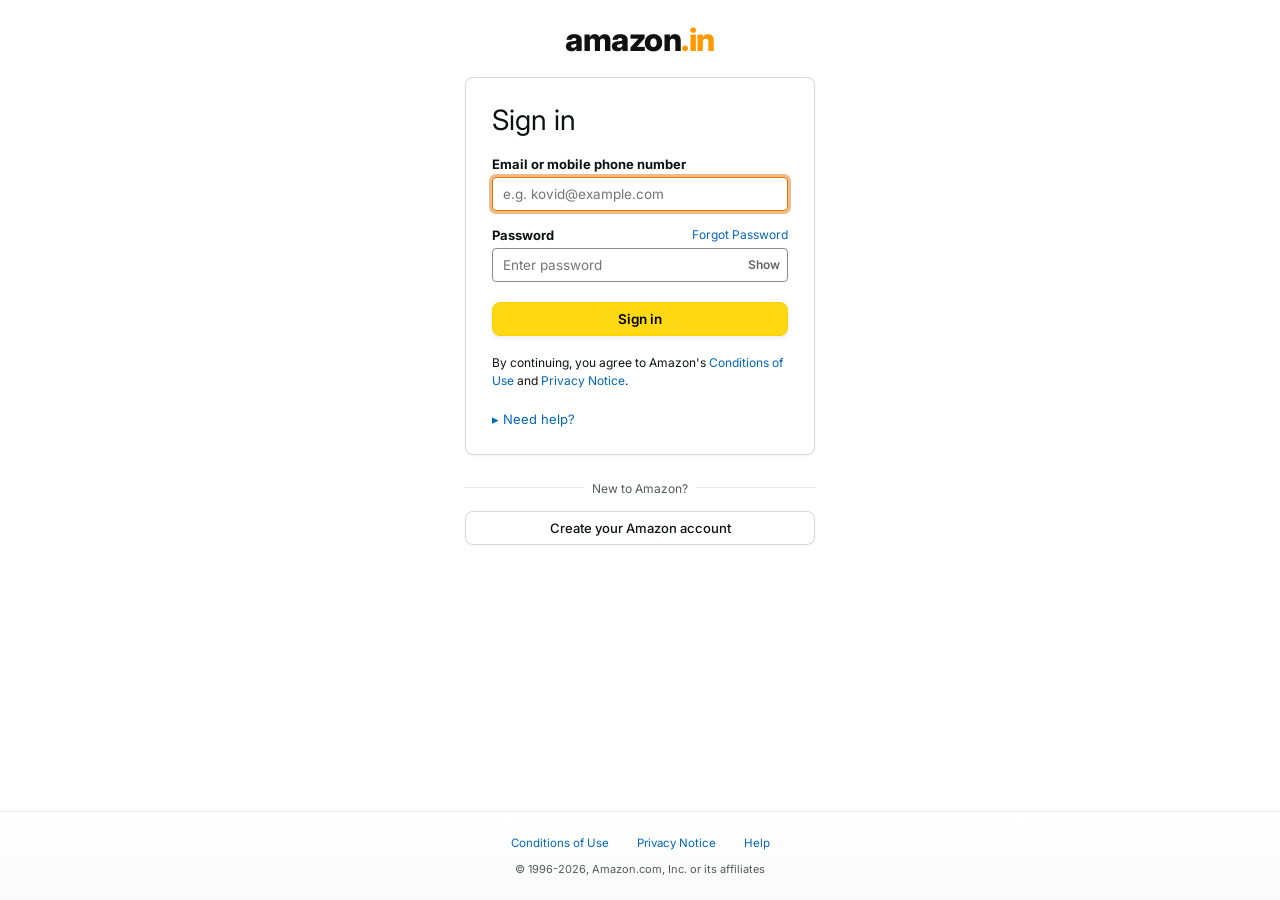
<file: login.html>
<!DOCTYPE html>
<html lang="en">
<head>
    <meta charset="UTF-8">
    <meta name="viewport" content="width=device-width, initial-scale=1.0">
    <title>Amazon Sign-In</title>
    <link rel="stylesheet" href="login.css">
    <style id="embeddedLoginStyles">
@import url('https://fonts.googleapis.com/css2?family=Inter:wght@300;400;500;600;700&display=swap');

:root {
    --amz-dark: #131921;
    --amz-btn-gold: #ffd814;
    --amz-btn-gold-hover: #f7ca00;
    --amz-border: #d5d9d9;
    --amz-border-focus: #e77600;
    --amz-link: #0066c0;
    --amz-link-hover: #c45500;
    --amz-text: #0f1111;
    --amz-text-muted: #565959;
}

* {
    margin: 0;
    padding: 0;
    box-sizing: border-box;
    font-family: 'Inter', -apple-system, BlinkMacSystemFont, "Segoe UI", Roboto, sans-serif;
}

body.login-body {
    background-color: #ffffff;
    color: var(--amz-text);
    min-height: 100vh;
    display: flex;
    flex-direction: column;
    align-items: center;
}

.login-page-wrap {
    width: 100%;
    max-width: 350px;
    margin: 0 auto;
    padding: 20px 0;
    display: flex;
    flex-direction: column;
    align-items: center;
}

.login-logo-link {
    text-decoration: none;
    margin-bottom: 18px;
    display: inline-block;
}

.login-brand-text {
    font-size: 32px;
    font-weight: 800;
    letter-spacing: -0.5px;
    color: #111111;
}

.login-brand-text span {
    color: #ff9900;
}

.login-card {
    width: 100%;
    background: #ffffff;
    border: 1px solid var(--amz-border);
    border-radius: 8px;
    padding: 26px 26px;
    box-shadow: 0 1px 3px rgba(0,0,0,0.05);
}

.login-heading {
    font-size: 28px;
    font-weight: 400;
    line-height: 1.2;
    margin-bottom: 18px;
    color: var(--amz-text);
}

.form-group {
    margin-bottom: 16px;
}

.form-label {
    display: block;
    font-size: 13px;
    font-weight: 700;
    margin-bottom: 5px;
    color: var(--amz-text);
}

.form-label-row {
    display: flex;
    justify-content: space-between;
    align-items: center;
    margin-bottom: 5px;
}

.forgot-link {
    font-size: 12px;
    color: var(--amz-link);
    text-decoration: none;
}

.forgot-link:hover {
    color: var(--amz-link-hover);
    text-decoration: underline;
}

.input-wrapper {
    position: relative;
    display: flex;
    align-items: center;
}

.form-input {
    width: 100%;
    height: 34px;
    padding: 4px 10px;
    border: 1px solid #888c8c;
    border-radius: 4px;
    font-size: 13.5px;
    outline: none;
    transition: all 0.15s ease;
}

.form-input:focus {
    border-color: var(--amz-border-focus);
    box-shadow: 0 0 0 3px rgba(228, 121, 17, 0.5);
}

.toggle-password-btn {
    position: absolute;
    right: 8px;
    background: none;
    border: none;
    color: #666;
    font-size: 12px;
    cursor: pointer;
    font-weight: 600;
}

.login-submit-btn {
    width: 100%;
    height: 34px;
    background: var(--amz-btn-gold);
    border: 1px solid #fcd200;
    border-radius: 8px;
    font-size: 13.5px;
    font-weight: 600;
    cursor: pointer;
    box-shadow: 0 2px 5px rgba(213, 217, 217, 0.5);
    margin-top: 4px;
    transition: background-color 0.2s;
}

.login-submit-btn:hover {
    background: var(--amz-btn-gold-hover);
}

.terms-text {
    font-size: 12px;
    line-height: 1.5;
    color: var(--amz-text);
    margin-top: 18px;
    margin-bottom: 18px;
}

.terms-text a {
    color: var(--amz-link);
    text-decoration: none;
}

.terms-text a:hover {
    color: var(--amz-link-hover);
    text-decoration: underline;
}

.need-help-accordion {
    font-size: 13px;
    color: var(--amz-link);
    cursor: pointer;
    display: inline-flex;
    align-items: center;
    gap: 4px;
    text-decoration: none;
}

.need-help-dropdown {
    display: none;
    margin-top: 8px;
    padding-left: 14px;
    font-size: 12.5px;
}

.need-help-dropdown a {
    display: block;
    color: var(--amz-link);
    text-decoration: none;
    margin-bottom: 4px;
}

.new-to-amz-divider {
    position: relative;
    width: 100%;
    text-align: center;
    margin: 22px 0 14px 0;
}

.new-to-amz-divider::before {
    content: "";
    position: absolute;
    top: 50%;
    left: 0;
    right: 0;
    height: 1px;
    background: #e7e7e7;
    z-index: 1;
}

.new-to-amz-divider span {
    position: relative;
    background: #ffffff;
    padding: 0 8px;
    font-size: 12px;
    color: var(--amz-text-muted);
    z-index: 2;
}

.btn-create-account {
    display: block;
    width: 100%;
    height: 34px;
    line-height: 32px;
    text-align: center;
    background: #ffffff;
    border: 1px solid #d5d9d9;
    border-radius: 8px;
    font-size: 13px;
    font-weight: 500;
    color: var(--amz-text);
    text-decoration: none;
    box-shadow: 0 1px 3px rgba(0,0,0,0.05);
    transition: background-color 0.15s;
}

.btn-create-account:hover {
    background: #f7faea;
    border-color: #d0d7d9;
}

.login-footer {
    width: 100%;
    border-top: 1px solid #e7e7e7;
    margin-top: auto;
    padding: 24px 0;
    text-align: center;
    background: linear-gradient(to bottom, #ffffff, #fafafa);
}

.login-footer-links {
    display: flex;
    justify-content: center;
    gap: 28px;
    margin-bottom: 12px;
}

.login-footer-links a {
    font-size: 11.5px;
    color: var(--amz-link);
    text-decoration: none;
}

.login-copyright {
    font-size: 11px;
    color: var(--amz-text-muted);
}
    </style>
    <link rel="icon" type="image/x-icon" href="amalogo.jpg">
</head>
<body class="login-body">

    <div class="login-page-wrap">
        <!-- Amazon Logo Header -->
        <a href="amazon.html" class="login-logo-link" title="Return to Amazon Home">
            <span class="login-brand-text">amazon<span>.in</span></span>
        </a>

        <!-- Sign-In Card -->
        <div class="login-card">
            <h1 class="login-heading">Sign in</h1>

            <form id="loginForm" autocomplete="on">
                <!-- Username / Email -->
                <div class="form-group">
                    <label class="form-label" for="userIdentifier">Email or mobile phone number</label>
                    <input type="text" id="userIdentifier" class="form-input" required autofocus placeholder="e.g. kovid@example.com">
                </div>

                <!-- Password -->
                <div class="form-group">
                    <div class="form-label-row">
                        <label class="form-label" for="passwordInput" style="margin-bottom:0;">Password</label>
                        <a href="#" class="forgot-link" id="forgotPassLink">Forgot Password</a>
                    </div>
                    <div class="input-wrapper">
                        <input type="password" id="passwordInput" class="form-input" required placeholder="Enter password">
                        <button type="button" class="toggle-password-btn" id="togglePasswordBtn">Show</button>
                    </div>
                </div>

                <!-- Sign-In Button -->
                <button type="submit" class="login-submit-btn" id="loginSubmitBtn">Sign in</button>

                <!-- Terms Notice -->
                <p class="terms-text">
                    By continuing, you agree to Amazon's <a href="#">Conditions of Use</a> and <a href="#">Privacy Notice</a>.
                </p>

                <!-- Help Accordion -->
                <a href="#" class="need-help-accordion" id="needHelpBtn">
                    <span id="accordionArrow">&#9656;</span> Need help?
                </a>
                <div class="need-help-dropdown" id="needHelpDropdown">
                    <a href="#">Forgot Password</a>
                    <a href="#">Other issues with Sign-In</a>
                </div>

            </form>
        </div>

        <!-- New to Amazon Section -->
        <div class="new-to-amz-divider">
            <span>New to Amazon?</span>
        </div>
        <a href="#" id="createAccountBtn" class="btn-create-account">Create your Amazon account</a>
    </div>

    <!-- Login Footer -->
    <footer class="login-footer">
        <div class="login-footer-links">
            <a href="#">Conditions of Use</a>
            <a href="#">Privacy Notice</a>
            <a href="#">Help</a>
        </div>
        <p class="login-copyright">© 1996-2026, Amazon.com, Inc. or its affiliates</p>
    </footer>

    <script>
        // Password Visibility Toggle
        const toggleBtn = document.getElementById('togglePasswordBtn');
        const passInput = document.getElementById('passwordInput');
        toggleBtn.addEventListener('click', () => {
            const isPass = passInput.getAttribute('type') === 'password';
            passInput.setAttribute('type', isPass ? 'text' : 'password');
            toggleBtn.textContent = isPass ? 'Hide' : 'Show';
        });

        // Need Help Accordion
        const helpBtn = document.getElementById('needHelpBtn');
        const helpDropdown = document.getElementById('needHelpDropdown');
        const helpArrow = document.getElementById('accordionArrow');
        helpBtn.addEventListener('click', (e) => {
            e.preventDefault();
            const isHidden = helpDropdown.style.display !== 'block';
            helpDropdown.style.display = isHidden ? 'block' : 'none';
            helpArrow.innerHTML = isHidden ? '&#9662;' : '&#9656;';
        });

        // Login Handler
        const form = document.getElementById('loginForm');
        form.addEventListener('submit', (e) => {
            e.preventDefault();
            const identifier = document.getElementById('userIdentifier').value.trim();
            const password = passInput.value.trim();

            if (!identifier) return;

            // Extract display name
            let displayName = identifier;
            if (identifier.includes('@')) {
                const parts = identifier.split('@')[0];
                displayName = parts.charAt(0).toUpperCase() + parts.slice(1);
            }

            const userData = {
                name: displayName,
                email: identifier,
                loginTime: new Date().toISOString()
            };

            try {
                localStorage.setItem('amazon_user', JSON.stringify(userData));
            } catch (err) {}

            const submitBtn = document.getElementById('loginSubmitBtn');
            submitBtn.textContent = 'Signing in...';
            submitBtn.disabled = true;

            setTimeout(() => {
                window.location.href = 'amazon.html';
            }, 500);
        });

        // Create Account Quick Fill
        document.getElementById('createAccountBtn').addEventListener('click', (e) => {
            e.preventDefault();
            const name = prompt('Enter your name to create account:', 'Kovid');
            if (name) {
                const userData = {
                    name: name,
                    email: name.toLowerCase().replace(/\s+/g, '') + '@amazon.com',
                    loginTime: new Date().toISOString()
                };
                localStorage.setItem('amazon_user', JSON.stringify(userData));
                window.location.href = 'amazon.html';
            }
        });
    </script>
</body>
</html>
</file>
<file: amazon-cont.css>
@import url('https://fonts.googleapis.com/css2?family=Inter:wght@300;400;500;600;700;800&display=swap');

:root {
    --amz-dark: #131921;
    --amz-nav: #232f3e;
    --amz-nav-hover: #37475a;
    --amz-gold: #febd69;
    --amz-gold-hover: #f3a847;
    --amz-orange: #ff9900;
    --amz-btn-gold: #ffd814;
    --amz-btn-gold-hover: #f7ca00;
    --amz-btn-orange: #ffa41c;
    --amz-btn-orange-hover: #fa8900;
    --amz-deal-red: #cc0c39;
    --amz-deal-red-bg: #fff0f2;
    --amz-bg: #e3e6e6;
    --amz-card: #ffffff;
    --amz-text: #0f1111;
    --amz-text-muted: #565959;
    --amz-link: #007185;
    --amz-link-hover: #c7511f;
    --amz-green: #067d62;
    --amz-border: #d5d9d9;
    --amz-shadow: 0 2px 5px rgba(213, 217, 217, 0.5);
    --amz-shadow-hover: 0 6px 18px rgba(0, 0, 0, 0.12);
    --transition: all 0.2s cubic-bezier(0.25, 0.8, 0.25, 1);
}

* {
    margin: 0;
    padding: 0;
    box-sizing: border-box;
    font-family: 'Inter', -apple-system, BlinkMacSystemFont, "Segoe UI", Roboto, sans-serif;
}

body {
    background-color: var(--amz-bg);
    color: var(--amz-text);
    overflow-x: hidden;
    min-height: 100vh;
}

/* ====================================================
   HEADER & NAVIGATION
==================================================== */
.main-header {
    background-color: var(--amz-dark);
    position: sticky;
    top: 0;
    z-index: 100;
    box-shadow: 0 2px 4px rgba(0,0,0,0.2);
}

.top-navbar {
    display: flex;
    align-items: center;
    gap: 8px;
    padding: 8px 16px;
    min-height: 60px;
}

.nav-item-hover {
    padding: 6px 8px;
    border-radius: 3px;
    border: 1px solid transparent;
    cursor: pointer;
    transition: var(--transition);
    color: #ffffff;
    display: flex;
    align-items: center;
    text-decoration: none;
    user-select: none;
}

.nav-item-hover:hover {
    border-color: #ffffff;
}

/* Logo */
.logo-box {
    display: flex;
    align-items: center;
    padding: 4px 8px;
}

.brand-logo-wrap {
    display: flex;
    align-items: baseline;
    gap: 2px;
}

.brand-text {
    font-size: 24px;
    font-weight: 800;
    letter-spacing: -0.5px;
    color: #ffffff;
    position: relative;
}

.brand-text span {
    color: var(--amz-orange);
}

.brand-domain {
    font-size: 13px;
    color: #ccc;
    font-weight: 500;
}

/* Deliver to pill */
.deliver-box {
    display: flex;
    align-items: center;
    gap: 6px;
    padding: 4px 8px;
}

.deliver-icon svg {
    width: 20px;
    height: 20px;
    fill: #ffffff;
    margin-top: 6px;
}

.deliver-text {
    display: flex;
    flex-direction: column;
}

.deliver-sub {
    font-size: 12px;
    color: #cccccc;
    line-height: 14px;
}

.deliver-dest {
    font-size: 14px;
    font-weight: 700;
    line-height: 16px;
}

/* Search Bar */
.search-container {
    flex: 1;
    max-width: 860px;
    margin: 0 10px;
    position: relative;
}

.search-bar-wrap {
    display: flex;
    height: 40px;
    border-radius: 4px;
    background: #ffffff;
    transition: box-shadow 0.2s;
}

.search-container.focused .search-bar-wrap {
    box-shadow: 0 0 0 3px rgba(255, 153, 0, 0.7);
}

.search-category-select {
    background-color: #e6e6e6;
    border: none;
    border-top-left-radius: 4px;
    border-bottom-left-radius: 4px;
    padding: 0 10px;
    font-size: 12px;
    color: #555555;
    cursor: pointer;
    border-right: 1px solid #cdcdcd;
    outline: none;
}

.search-category-select:hover {
    background-color: #dadada;
    color: #111;
}

.search-input-box {
    flex: 1;
    position: relative;
    display: flex;
    align-items: center;
}

.search-input {
    width: 100%;
    height: 100%;
    border: none;
    outline: none;
    padding: 0 12px;
    font-size: 15px;
    color: var(--amz-text);
}

.clear-search-btn {
    position: absolute;
    right: 8px;
    background: none;
    border: none;
    color: #888;
    font-size: 18px;
    cursor: pointer;
    display: none;
}

.search-btn {
    width: 45px;
    background-color: var(--amz-gold);
    border: none;
    border-top-right-radius: 4px;
    border-bottom-right-radius: 4px;
    cursor: pointer;
    display: flex;
    align-items: center;
    justify-content: center;
    transition: background-color 0.2s;
}

.search-btn:hover {
    background-color: var(--amz-gold-hover);
}

.search-btn svg {
    width: 20px;
    height: 20px;
    fill: #111111;
}

/* Autocomplete suggestions */
.search-suggestions-dropdown {
    position: absolute;
    top: 42px;
    left: 0;
    right: 0;
    background: #ffffff;
    border: 1px solid var(--amz-border);
    border-radius: 4px;
    box-shadow: 0 6px 16px rgba(0,0,0,0.18);
    display: none;
    z-index: 150;
    overflow: hidden;
}

.suggestion-item {
    padding: 10px 14px;
    font-size: 14px;
    cursor: pointer;
    display: flex;
    align-items: center;
    gap: 10px;
    color: #333333;
    border-bottom: 1px solid #f0f0f0;
}

.suggestion-item:last-child {
    border-bottom: none;
}

.suggestion-item:hover {
    background-color: #f7f7f7;
    color: var(--amz-orange);
}

.suggestion-item svg {
    width: 14px;
    height: 14px;
    fill: #888;
}

/* Nav Actions Right */
.nav-actions-right {
    display: flex;
    align-items: center;
    gap: 4px;
}

.lang-select {
    display: flex;
    align-items: center;
    gap: 4px;
    font-size: 14px;
    font-weight: 700;
}

.lang-flag {
    font-size: 16px;
}

.user-nav-box {
    display: flex;
    flex-direction: column;
    position: relative;
}

.user-nav-sub {
    font-size: 12px;
    color: #cccccc;
    line-height: 14px;
}

.user-nav-main {
    font-size: 14px;
    font-weight: 700;
    line-height: 16px;
    display: flex;
    align-items: center;
    gap: 2px;
}

.user-dropdown-menu {
    position: absolute;
    top: 48px;
    right: 0;
    width: 220px;
    background: #ffffff;
    border-radius: 4px;
    box-shadow: 0 8px 24px rgba(0,0,0,0.2);
    border: 1px solid var(--amz-border);
    padding: 12px;
    display: none;
    z-index: 200;
    color: var(--amz-text);
}

.user-nav-box:hover .user-dropdown-menu {
    display: block;
}

.user-dropdown-header {
    padding-bottom: 8px;
    border-bottom: 1px solid #eee;
    margin-bottom: 8px;
}

.user-dropdown-header .sign-in-btn-amz {
    display: block;
    text-align: center;
    background: linear-gradient(to bottom, #f7dfa5, #f0c14b);
    border: 1px solid #a88734;
    padding: 8px;
    border-radius: 4px;
    font-size: 13px;
    font-weight: 600;
    color: #111;
    text-decoration: none;
}

.user-dropdown-header .sign-in-btn-amz:hover {
    background: linear-gradient(to bottom, #f5d78e, #eeb933);
}

.dropdown-link-list {
    list-style: none;
}

.dropdown-link-list li a {
    display: block;
    padding: 6px 4px;
    font-size: 13px;
    color: #333333;
    text-decoration: none;
    border-radius: 3px;
}

.dropdown-link-list li a:hover {
    color: var(--amz-orange);
    background-color: #f6f6f6;
}

/* Cart Button */
.cart-nav-box {
    display: flex;
    align-items: center;
    gap: 6px;
    position: relative;
    padding: 4px 10px;
}

.cart-icon-wrapper {
    position: relative;
}

.cart-icon-wrapper svg {
    width: 32px;
    height: 32px;
    fill: #ffffff;
}

.cart-badge {
    position: absolute;
    top: -2px;
    left: 14px;
    background-color: var(--amz-orange);
    color: #111111;
    font-size: 14px;
    font-weight: 800;
    border-radius: 12px;
    padding: 0 6px;
    min-width: 18px;
    text-align: center;
    box-shadow: 0 1px 3px rgba(0,0,0,0.3);
    transition: transform 0.2s cubic-bezier(0.175, 0.885, 0.32, 1.275);
}

.cart-badge.bump {
    transform: scale(1.35);
}

.cart-label {
    font-size: 14px;
    font-weight: 700;
    margin-top: 10px;
}

/* Secondary Sub-Navbar */
.sub-navbar {
    background-color: var(--amz-nav);
    color: #ffffff;
    display: flex;
    align-items: center;
    padding: 0 16px;
    font-size: 14px;
    height: 40px;
    overflow-x: auto;
    white-space: nowrap;
    scrollbar-width: none;
}

.sub-navbar::-webkit-scrollbar {
    display: none;
}

.all-menu-btn {
    display: flex;
    align-items: center;
    gap: 6px;
    font-weight: 700;
    padding: 6px 10px;
    border-radius: 3px;
    border: 1px solid transparent;
    cursor: pointer;
    background: none;
    color: #ffffff;
}

.all-menu-btn:hover {
    border-color: #ffffff;
}

.all-menu-btn svg {
    width: 18px;
    height: 18px;
    fill: #ffffff;
}

.sub-nav-links {
    display: flex;
    align-items: center;
    gap: 4px;
}

.sub-nav-link {
    color: #ffffff;
    text-decoration: none;
    padding: 6px 10px;
    border: 1px solid transparent;
    border-radius: 3px;
    transition: var(--transition);
    font-size: 13.5px;
    font-weight: 500;
}

.sub-nav-link:hover, .sub-nav-link.active {
    border-color: #ffffff;
}

.festival-pill {
    background: linear-gradient(90deg, #ff4500, #ff8c00);
    padding: 4px 10px;
    border-radius: 20px;
    font-weight: 700;
    letter-spacing: 0.3px;
    animation: pulseGlow 2s infinite;
}

@keyframes pulseGlow {
    0%, 100% { opacity: 1; transform: scale(1); }
    50% { opacity: 0.92; transform: scale(1.02); }
}

.sub-nav-promo {
    margin-left: auto;
    font-size: 13px;
    color: var(--amz-gold);
    font-weight: 600;
    padding: 4px 8px;
}

/* ====================================================
   HERO CAROUSEL SECTION
==================================================== */
.hero-section {
    position: relative;
    max-width: 1500px;
    margin: 0 auto;
    overflow: hidden;
}

.carousel-viewport {
    position: relative;
    width: 100%;
    height: 480px;
}

.carousel-slide {
    position: absolute;
    inset: 0;
    opacity: 0;
    visibility: hidden;
    transition: opacity 0.6s ease-in-out, visibility 0.6s ease-in-out;
}

.carousel-slide.active {
    opacity: 1;
    visibility: visible;
}

.carousel-slide img {
    width: 100%;
    height: 100%;
    object-fit: cover;
    object-position: top center;
}

.slide-content-overlay {
    position: absolute;
    top: 50px;
    left: 60px;
    max-width: 550px;
    background: rgba(19, 25, 33, 0.85);
    backdrop-filter: blur(8px);
    padding: 30px;
    border-radius: 12px;
    color: #ffffff;
    box-shadow: 0 10px 30px rgba(0,0,0,0.5);
    border-left: 5px solid var(--amz-orange);
}

.slide-badge {
    display: inline-block;
    background: var(--amz-deal-red);
    color: #ffffff;
    font-size: 12px;
    font-weight: 800;
    padding: 4px 10px;
    border-radius: 4px;
    text-transform: uppercase;
    letter-spacing: 1px;
    margin-bottom: 12px;
}

.slide-title {
    font-size: 32px;
    font-weight: 800;
    line-height: 1.2;
    margin-bottom: 10px;
    color: #ffffff;
}

.slide-desc {
    font-size: 15px;
    color: #dddddd;
    margin-bottom: 20px;
    line-height: 1.5;
}

.slide-btn {
    display: inline-flex;
    align-items: center;
    gap: 8px;
    background: var(--amz-btn-gold);
    color: #111111;
    padding: 10px 22px;
    border-radius: 24px;
    font-size: 14px;
    font-weight: 700;
    text-decoration: none;
    box-shadow: 0 2px 5px rgba(0,0,0,0.2);
    transition: var(--transition);
}

.slide-btn:hover {
    background: var(--amz-btn-gold-hover);
    transform: translateY(-2px);
    box-shadow: 0 4px 10px rgba(0,0,0,0.25);
}

/* Gradient overlay mask over carousel */
.carousel-gradient-mask {
    position: absolute;
    bottom: 0;
    left: 0;
    right: 0;
    height: 250px;
    background: linear-gradient(to bottom, rgba(227, 230, 230, 0) 0%, rgba(227, 230, 230, 0.85) 65%, rgba(227, 230, 230, 1) 100%);
    pointer-events: none;
}

.carousel-arrow {
    position: absolute;
    top: 140px;
    width: 48px;
    height: 90px;
    background: rgba(255, 255, 255, 0.3);
    backdrop-filter: blur(4px);
    border: none;
    outline: none;
    display: flex;
    align-items: center;
    justify-content: center;
    cursor: pointer;
    border-radius: 4px;
    z-index: 10;
    transition: background-color 0.2s, box-shadow 0.2s;
}

.carousel-arrow:hover {
    background: rgba(255, 255, 255, 0.85);
    box-shadow: 0 0 10px rgba(0,0,0,0.2);
}

.carousel-arrow.prev { left: 16px; }
.carousel-arrow.next { right: 16px; }

.carousel-arrow svg {
    width: 24px;
    height: 24px;
    fill: #111111;
}

/* ====================================================
   MAIN STORE CONTAINER & CARDS GRID
==================================================== */
.store-container {
    max-width: 1500px;
    margin: -190px auto 40px auto;
    padding: 0 20px;
    position: relative;
    z-index: 20;
}

/* Quick Category Tags Filter Bar */
.category-filter-bar {
    display: flex;
    align-items: center;
    gap: 10px;
    margin-bottom: 20px;
    overflow-x: auto;
    padding: 4px 2px;
    scrollbar-width: none;
}

.category-filter-bar::-webkit-scrollbar {
    display: none;
}

.cat-pill {
    background: #ffffff;
    border: 1px solid var(--amz-border);
    padding: 8px 16px;
    border-radius: 20px;
    font-size: 13.5px;
    font-weight: 600;
    color: #333333;
    cursor: pointer;
    white-space: nowrap;
    transition: var(--transition);
    box-shadow: 0 1px 3px rgba(0,0,0,0.06);
}

.cat-pill:hover, .cat-pill.active {
    background: var(--amz-dark);
    color: #ffffff;
    border-color: var(--amz-dark);
    transform: translateY(-1px);
}

/* Card 4-Grid Layout */
.card-grid-container {
    display: grid;
    grid-template-columns: repeat(4, 1fr);
    gap: 20px;
    margin-bottom: 30px;
}

.amz-card {
    background: var(--amz-card);
    border-radius: 8px;
    padding: 20px;
    box-shadow: var(--amz-shadow);
    display: flex;
    flex-direction: column;
    justify-content: space-between;
    transition: var(--transition);
}

.amz-card:hover {
    box-shadow: var(--amz-shadow-hover);
    transform: translateY(-2px);
}

.amz-card-title {
    font-size: 21px;
    font-weight: 700;
    line-height: 1.3;
    margin-bottom: 15px;
    color: var(--amz-text);
}

.amz-quad-grid {
    display: grid;
    grid-template-columns: 1fr 1fr;
    gap: 12px;
    margin-bottom: 16px;
}

.amz-quad-item {
    cursor: pointer;
    text-decoration: none;
    color: inherit;
    display: flex;
    flex-direction: column;
}

.amz-quad-thumb-wrap {
    height: 110px;
    display: flex;
    align-items: center;
    justify-content: center;
    background: #f7f7f7;
    border-radius: 4px;
    overflow: hidden;
    padding: 6px;
    margin-bottom: 6px;
    transition: transform 0.2s;
}

.amz-quad-item:hover .amz-quad-thumb-wrap img {
    transform: scale(1.08);
}

.amz-quad-thumb-wrap img {
    max-height: 100%;
    max-width: 100%;
    object-fit: contain;
    transition: transform 0.25s ease;
}

.amz-quad-label {
    font-size: 12px;
    color: var(--amz-text);
    font-weight: 500;
    line-height: 1.3;
    display: -webkit-box;
    -webkit-line-clamp: 2;
    -webkit-box-orient: vertical;
    overflow: hidden;
}

.amz-quad-price {
    font-size: 11px;
    font-weight: 700;
    color: var(--amz-deal-red);
    margin-top: 2px;
}

.amz-card-single-deal {
    margin-bottom: 16px;
}

.amz-single-img-wrap {
    height: 250px;
    background: #fafafa;
    border-radius: 4px;
    overflow: hidden;
    display: flex;
    align-items: center;
    justify-content: center;
    margin-bottom: 10px;
}

.amz-single-img-wrap img {
    max-width: 100%;
    max-height: 100%;
    object-fit: cover;
    transition: transform 0.3s;
}

.amz-single-img-wrap:hover img {
    transform: scale(1.03);
}

.amz-deal-badge-row {
    display: flex;
    align-items: center;
    gap: 8px;
    margin-bottom: 6px;
}

.deal-tag-red {
    background-color: var(--amz-deal-red);
    color: #ffffff;
    font-size: 12px;
    font-weight: 700;
    padding: 3px 6px;
    border-radius: 3px;
}

.deal-text-red {
    color: var(--amz-deal-red);
    font-size: 12px;
    font-weight: 700;
}

.amz-card-link {
    font-size: 13.5px;
    color: var(--amz-link);
    text-decoration: none;
    font-weight: 600;
    display: inline-flex;
    align-items: center;
    gap: 4px;
    margin-top: auto;
}

.amz-card-link:hover {
    color: var(--amz-link-hover);
    text-decoration: underline;
}

/* ====================================================
   ROW CAROUSEL / PRODUCT SHELF
==================================================== */
.product-shelf-section {
    background: #ffffff;
    border-radius: 8px;
    padding: 20px;
    margin-bottom: 30px;
    box-shadow: var(--amz-shadow);
}

.shelf-header {
    display: flex;
    align-items: baseline;
    justify-content: space-between;
    margin-bottom: 16px;
    border-bottom: 1px solid #eee;
    padding-bottom: 10px;
}

.shelf-title {
    font-size: 21px;
    font-weight: 700;
    color: var(--amz-text);
    display: flex;
    align-items: center;
    gap: 10px;
}

.shelf-badge {
    background: var(--amz-orange);
    color: #111;
    font-size: 12px;
    font-weight: 700;
    padding: 3px 8px;
    border-radius: 12px;
}

.shelf-link {
    font-size: 13.5px;
    color: var(--amz-link);
    text-decoration: none;
    font-weight: 600;
}

.shelf-link:hover {
    color: var(--amz-link-hover);
    text-decoration: underline;
}

.product-row-grid {
    display: grid;
    grid-template-columns: repeat(auto-fill, minmax(230px, 1fr));
    gap: 16px;
}

/* Individual Product Card */
.product-card {
    background: #ffffff;
    border: 1px solid #e7e7e7;
    border-radius: 6px;
    padding: 14px;
    display: flex;
    flex-direction: column;
    position: relative;
    transition: var(--transition);
}

.product-card:hover {
    border-color: var(--amz-orange);
    box-shadow: 0 4px 14px rgba(0,0,0,0.1);
    transform: translateY(-2px);
}

.product-card-badge {
    position: absolute;
    top: 10px;
    left: 10px;
    background: var(--amz-deal-red);
    color: #ffffff;
    font-size: 11px;
    font-weight: 700;
    padding: 2px 6px;
    border-radius: 2px;
    z-index: 2;
}

.product-wishlist-btn {
    position: absolute;
    top: 10px;
    right: 10px;
    background: #ffffff;
    border: 1px solid #ddd;
    width: 32px;
    height: 32px;
    border-radius: 50%;
    display: flex;
    align-items: center;
    justify-content: center;
    cursor: pointer;
    transition: var(--transition);
    z-index: 2;
}

.product-wishlist-btn:hover, .product-wishlist-btn.active {
    background: #fff0f0;
    border-color: #ff4d4f;
}

.product-wishlist-btn svg {
    width: 16px;
    height: 16px;
    fill: #888;
    transition: fill 0.2s;
}

.product-wishlist-btn.active svg {
    fill: #ff4d4f;
}

.product-thumb-area {
    height: 170px;
    display: flex;
    align-items: center;
    justify-content: center;
    margin-bottom: 12px;
    cursor: pointer;
    overflow: hidden;
    padding: 6px;
}

.product-thumb-area img {
    max-height: 100%;
    max-width: 100%;
    object-fit: contain;
    transition: transform 0.3s;
}

.product-card:hover .product-thumb-area img {
    transform: scale(1.05);
}

.product-info-area {
    flex: 1;
    display: flex;
    flex-direction: column;
}

.product-brand {
    font-size: 11px;
    text-transform: uppercase;
    color: var(--amz-text-muted);
    font-weight: 700;
    letter-spacing: 0.5px;
    margin-bottom: 4px;
}

.product-title {
    font-size: 14px;
    font-weight: 600;
    color: var(--amz-text);
    line-height: 1.35;
    margin-bottom: 6px;
    display: -webkit-box;
    -webkit-line-clamp: 2;
    -webkit-box-orient: vertical;
    overflow: hidden;
    cursor: pointer;
}

.product-title:hover {
    color: var(--amz-link-hover);
}

.product-rating {
    display: flex;
    align-items: center;
    gap: 6px;
    margin-bottom: 6px;
}

.stars {
    color: #ffa41c;
    font-size: 14px;
    letter-spacing: 1px;
}

.review-count {
    font-size: 12px;
    color: var(--amz-link);
}

.prime-tag {
    display: inline-flex;
    align-items: center;
    gap: 2px;
    font-size: 12px;
    font-weight: 800;
    color: #00a8e1;
    margin-bottom: 8px;
}

.prime-tag span {
    color: var(--amz-orange);
    font-style: italic;
}

.product-pricing {
    margin-bottom: 12px;
}

.price-row {
    display: flex;
    align-items: baseline;
    gap: 6px;
}

.current-price {
    font-size: 20px;
    font-weight: 800;
    color: var(--amz-text);
}

.original-price {
    font-size: 13px;
    color: var(--amz-text-muted);
    text-decoration: line-through;
}

.discount-percent {
    font-size: 13px;
    font-weight: 700;
    color: var(--amz-deal-red);
}

.delivery-note {
    font-size: 12px;
    color: var(--amz-green);
    font-weight: 600;
    margin-bottom: 12px;
}

/* Add to cart / Action Buttons */
.product-card-actions {
    display: flex;
    gap: 6px;
    margin-top: auto;
}

.btn-add-cart {
    flex: 1;
    background: var(--amz-btn-gold);
    border: 1px solid #fcd200;
    border-radius: 20px;
    padding: 8px 12px;
    font-size: 13px;
    font-weight: 600;
    cursor: pointer;
    box-shadow: 0 2px 5px rgba(213, 217, 217, 0.5);
    transition: var(--transition);
    display: flex;
    align-items: center;
    justify-content: center;
    gap: 6px;
}

.btn-add-cart:hover {
    background: var(--amz-btn-gold-hover);
    border-color: #f2c200;
}

.btn-quick-view {
    background: #ffffff;
    border: 1px solid var(--amz-border);
    border-radius: 20px;
    padding: 8px 10px;
    font-size: 13px;
    cursor: pointer;
    display: flex;
    align-items: center;
    justify-content: center;
    transition: var(--transition);
}

.btn-quick-view:hover {
    background: #f7f7f7;
    border-color: #888;
}

/* ====================================================
   SLIDE-OVER CART DRAWER
==================================================== */
.cart-drawer-overlay {
    position: fixed;
    inset: 0;
    background: rgba(0, 0, 0, 0.6);
    backdrop-filter: blur(2px);
    z-index: 500;
    opacity: 0;
    visibility: hidden;
    transition: opacity 0.3s ease, visibility 0.3s ease;
}

.cart-drawer-overlay.open {
    opacity: 1;
    visibility: visible;
}

.cart-drawer {
    position: fixed;
    top: 0;
    right: -460px;
    width: 440px;
    max-width: 90vw;
    height: 100vh;
    background: #ffffff;
    z-index: 501;
    box-shadow: -4px 0 25px rgba(0,0,0,0.3);
    display: flex;
    flex-direction: column;
    transition: right 0.35s cubic-bezier(0.2, 0.8, 0.2, 1);
}

.cart-drawer.open {
    right: 0;
}

.cart-drawer-header {
    background: var(--amz-dark);
    color: #ffffff;
    padding: 16px 20px;
    display: flex;
    align-items: center;
    justify-content: space-between;
}

.cart-drawer-header h3 {
    font-size: 18px;
    font-weight: 700;
    display: flex;
    align-items: center;
    gap: 8px;
}

.cart-drawer-close {
    background: none;
    border: none;
    color: #ffffff;
    font-size: 26px;
    cursor: pointer;
    line-height: 1;
    padding: 0 4px;
}

/* Free Delivery Bar */
.cart-free-delivery-banner {
    background: #ebf8f2;
    border-bottom: 1px solid #cce8dc;
    padding: 10px 20px;
    font-size: 13px;
    color: var(--amz-green);
    display: flex;
    align-items: center;
    gap: 8px;
}

.cart-free-delivery-banner svg {
    width: 18px;
    height: 18px;
    fill: var(--amz-green);
}

.cart-items-list {
    flex: 1;
    overflow-y: auto;
    padding: 16px 20px;
}

.cart-item-card {
    display: flex;
    gap: 14px;
    padding-bottom: 16px;
    margin-bottom: 16px;
    border-bottom: 1px solid #eee;
}

.cart-item-thumb {
    width: 75px;
    height: 75px;
    background: #f7f7f7;
    border-radius: 4px;
    padding: 4px;
    display: flex;
    align-items: center;
    justify-content: center;
    flex-shrink: 0;
}

.cart-item-thumb img {
    max-width: 100%;
    max-height: 100%;
    object-fit: contain;
}

.cart-item-details {
    flex: 1;
}

.cart-item-title {
    font-size: 13.5px;
    font-weight: 600;
    color: var(--amz-text);
    line-height: 1.35;
    margin-bottom: 4px;
}

.cart-item-price {
    font-size: 15px;
    font-weight: 800;
    color: var(--amz-deal-red);
    margin-bottom: 8px;
}

.cart-item-qty-row {
    display: flex;
    align-items: center;
    gap: 12px;
}

.qty-control-box {
    display: flex;
    align-items: center;
    border: 1px solid var(--amz-border);
    border-radius: 4px;
    overflow: hidden;
}

.qty-btn {
    background: #f0f2f2;
    border: none;
    width: 28px;
    height: 28px;
    font-size: 16px;
    font-weight: 700;
    cursor: pointer;
    display: flex;
    align-items: center;
    justify-content: center;
    transition: background-color 0.15s;
}

.qty-btn:hover {
    background: #e3e6e6;
}

.qty-display {
    width: 32px;
    text-align: center;
    font-size: 13px;
    font-weight: 700;
}

.cart-item-delete {
    background: none;
    border: none;
    color: var(--amz-link);
    font-size: 12px;
    cursor: pointer;
    text-decoration: underline;
}

.cart-item-delete:hover {
    color: var(--amz-deal-red);
}

/* Empty Cart State */
.cart-empty-state {
    text-align: center;
    padding: 40px 20px;
}

.cart-empty-state svg {
    width: 80px;
    height: 80px;
    fill: #cccccc;
    margin-bottom: 16px;
}

.cart-empty-state h4 {
    font-size: 18px;
    margin-bottom: 8px;
}

.cart-empty-state p {
    font-size: 13px;
    color: var(--amz-text-muted);
    margin-bottom: 20px;
}

/* Cart Footer Checkout */
.cart-drawer-footer {
    padding: 16px 20px;
    background: #fafafa;
    border-top: 1px solid #eaeaea;
}

.cart-subtotal-row {
    display: flex;
    justify-content: space-between;
    font-size: 15px;
    margin-bottom: 6px;
}

.cart-subtotal-val {
    font-weight: 800;
    font-size: 18px;
}

.cart-tax-note {
    font-size: 12px;
    color: var(--amz-text-muted);
    margin-bottom: 14px;
}

.btn-proceed-checkout {
    width: 100%;
    background: var(--amz-btn-gold);
    border: 1px solid #fcd200;
    border-radius: 8px;
    padding: 12px;
    font-size: 15px;
    font-weight: 700;
    cursor: pointer;
    box-shadow: 0 2px 5px rgba(213, 217, 217, 0.5);
    transition: var(--transition);
    display: flex;
    align-items: center;
    justify-content: center;
    gap: 8px;
}

.btn-proceed-checkout:hover {
    background: var(--amz-btn-gold-hover);
    transform: translateY(-1px);
}

/* ====================================================
   MODALS (Quick View, Delivery Location, Orders)
==================================================== */
.modal-overlay {
    position: fixed;
    inset: 0;
    background: rgba(0, 0, 0, 0.65);
    backdrop-filter: blur(3px);
    z-index: 600;
    display: flex;
    align-items: center;
    justify-content: center;
    opacity: 0;
    visibility: hidden;
    transition: opacity 0.25s ease, visibility 0.25s ease;
    padding: 20px;
}

.modal-overlay.open {
    opacity: 1;
    visibility: visible;
}

.amz-modal-card {
    background: #ffffff;
    border-radius: 8px;
    width: 780px;
    max-width: 95vw;
    max-height: 90vh;
    overflow-y: auto;
    box-shadow: 0 10px 40px rgba(0,0,0,0.3);
    position: relative;
    animation: modalPop 0.25s ease-out;
}

@keyframes modalPop {
    from { transform: scale(0.94); opacity: 0; }
    to { transform: scale(1); opacity: 1; }
}

.modal-close-btn {
    position: absolute;
    top: 14px;
    right: 16px;
    background: none;
    border: none;
    font-size: 24px;
    cursor: pointer;
    color: #666;
    line-height: 1;
    z-index: 10;
}

.modal-close-btn:hover {
    color: #111;
}

/* Quick View Inner */
.quick-view-grid {
    display: grid;
    grid-template-columns: 1fr 1fr;
    gap: 30px;
    padding: 30px;
}

.quick-view-media {
    display: flex;
    align-items: center;
    justify-content: center;
    background: #f9f9f9;
    border-radius: 8px;
    padding: 20px;
    height: 380px;
}

.quick-view-media img {
    max-width: 100%;
    max-height: 100%;
    object-fit: contain;
}

.quick-view-content {
    display: flex;
    flex-direction: column;
}

.quick-view-title {
    font-size: 20px;
    font-weight: 700;
    margin-bottom: 10px;
    line-height: 1.35;
}

.quick-view-desc {
    font-size: 13.5px;
    color: var(--amz-text-muted);
    line-height: 1.5;
    margin: 12px 0;
}

.quick-view-specs {
    list-style: none;
    font-size: 13px;
    margin-bottom: 20px;
}

.quick-view-specs li {
    padding: 4px 0;
    border-bottom: 1px solid #f0f0f0;
}

.quick-view-specs li strong {
    color: #333;
    display: inline-block;
    width: 100px;
}

/* Location Selector Modal */
.location-modal-card {
    width: 450px;
    padding: 24px;
}

.location-modal-card h3 {
    font-size: 18px;
    margin-bottom: 12px;
}

.location-modal-card p {
    font-size: 13px;
    color: var(--amz-text-muted);
    margin-bottom: 16px;
}

.pincode-input-row {
    display: flex;
    gap: 8px;
    margin-bottom: 20px;
}

.pincode-input {
    flex: 1;
    padding: 10px 12px;
    border: 1px solid var(--amz-border);
    border-radius: 4px;
    font-size: 14px;
    outline: none;
}

.pincode-input:focus {
    border-color: var(--amz-orange);
    box-shadow: 0 0 0 3px rgba(255, 153, 0, 0.3);
}

.pincode-submit-btn {
    background: var(--amz-btn-gold);
    border: 1px solid #fcd200;
    border-radius: 4px;
    padding: 0 16px;
    font-size: 13px;
    font-weight: 600;
    cursor: pointer;
}

.city-pill-list {
    display: flex;
    flex-wrap: wrap;
    gap: 8px;
}

.city-pill {
    background: #f7f7f7;
    border: 1px solid #ddd;
    border-radius: 16px;
    padding: 6px 14px;
    font-size: 12.5px;
    font-weight: 600;
    cursor: pointer;
    transition: var(--transition);
}

.city-pill:hover {
    background: var(--amz-dark);
    color: #ffffff;
    border-color: var(--amz-dark);
}

/* Orders List Modal */
.orders-modal-card {
    width: 650px;
    padding: 24px;
}

.orders-list {
    margin-top: 16px;
    max-height: 400px;
    overflow-y: auto;
}

.order-entry {
    border: 1px solid var(--amz-border);
    border-radius: 6px;
    padding: 14px;
    margin-bottom: 12px;
    background: #fafafa;
}

.order-header-line {
    display: flex;
    justify-content: space-between;
    font-size: 12.5px;
    color: var(--amz-text-muted);
    border-bottom: 1px solid #eee;
    padding-bottom: 8px;
    margin-bottom: 10px;
}

.order-body-items {
    font-size: 13.5px;
    font-weight: 600;
}

/* Checkout Confetti & Celebration Screen */
.checkout-success-view {
    text-align: center;
    padding: 30px;
}

.success-check-icon {
    width: 70px;
    height: 70px;
    background: #e6f4ea;
    color: #137333;
    border-radius: 50%;
    display: flex;
    align-items: center;
    justify-content: center;
    margin: 0 auto 16px auto;
    font-size: 36px;
}

/* ====================================================
   SLIDE-OUT "ALL" MENU DRAWER
==================================================== */
.side-menu-overlay {
    position: fixed;
    inset: 0;
    background: rgba(0, 0, 0, 0.7);
    z-index: 550;
    opacity: 0;
    visibility: hidden;
    transition: opacity 0.3s ease, visibility 0.3s ease;
}

.side-menu-overlay.open {
    opacity: 1;
    visibility: visible;
}

.side-menu-drawer {
    position: fixed;
    top: 0;
    left: -380px;
    width: 360px;
    max-width: 85vw;
    height: 100vh;
    background: #ffffff;
    z-index: 551;
    box-shadow: 4px 0 25px rgba(0,0,0,0.35);
    display: flex;
    flex-direction: column;
    transition: left 0.35s cubic-bezier(0.2, 0.8, 0.2, 1);
}

.side-menu-drawer.open {
    left: 0;
}

.side-menu-header {
    background: var(--amz-dark);
    color: #ffffff;
    padding: 16px 24px;
    display: flex;
    align-items: center;
    gap: 12px;
}

.side-menu-avatar {
    width: 36px;
    height: 36px;
    background: #ffffff;
    border-radius: 50%;
    display: flex;
    align-items: center;
    justify-content: center;
}

.side-menu-avatar svg {
    width: 22px;
    height: 22px;
    fill: var(--amz-dark);
}

.side-menu-greeting {
    font-size: 18px;
    font-weight: 700;
}

.side-menu-body {
    flex: 1;
    overflow-y: auto;
    padding: 16px 0;
}

.side-menu-section-title {
    font-size: 15px;
    font-weight: 700;
    color: var(--amz-text);
    padding: 12px 24px 6px 24px;
}

.side-menu-link {
    display: flex;
    align-items: center;
    justify-content: space-between;
    padding: 10px 24px;
    font-size: 13.5px;
    color: #333333;
    text-decoration: none;
    cursor: pointer;
    transition: background-color 0.15s;
}

.side-menu-link:hover {
    background-color: #f0f2f2;
}

.side-menu-divider {
    height: 1px;
    background: #e7e7e7;
    margin: 10px 0;
}

.side-menu-close-btn {
    position: absolute;
    top: 14px;
    right: -45px;
    background: none;
    border: none;
    color: #ffffff;
    font-size: 32px;
    cursor: pointer;
}

/* ====================================================
   TOAST NOTIFICATION
==================================================== */
.amz-toast-container {
    position: fixed;
    top: 20px;
    right: 20px;
    z-index: 1000;
    display: flex;
    flex-direction: column;
    gap: 10px;
    pointer-events: none;
}

.amz-toast {
    background: #ffffff;
    color: var(--amz-text);
    padding: 12px 18px;
    border-radius: 6px;
    box-shadow: 0 4px 18px rgba(0,0,0,0.22);
    border-left: 5px solid var(--amz-green);
    display: flex;
    align-items: center;
    gap: 12px;
    font-size: 13.5px;
    font-weight: 600;
    pointer-events: auto;
    animation: toastSlideIn 0.3s cubic-bezier(0.175, 0.885, 0.32, 1.275);
    max-width: 360px;
}

@keyframes toastSlideIn {
    from { transform: translateX(100%); opacity: 0; }
    to { transform: translateX(0); opacity: 1; }
}

.toast-icon {
    color: var(--amz-green);
    font-size: 18px;
}

/* ====================================================
   FOOTER
==================================================== */
.main-footer {
    background: var(--amz-dark);
    color: #ffffff;
    margin-top: 40px;
}

.back-to-top-btn {
    width: 100%;
    background: #37475a;
    border: none;
    color: #ffffff;
    padding: 15px;
    font-size: 13.5px;
    font-weight: 600;
    cursor: pointer;
    text-align: center;
    transition: background-color 0.2s;
}

.back-to-top-btn:hover {
    background: #485769;
}

.footer-top-grid {
    max-width: 1200px;
    margin: 0 auto;
    padding: 40px 20px;
    display: grid;
    grid-template-columns: repeat(4, 1fr);
    gap: 30px;
}

.footer-col h4 {
    font-size: 15px;
    font-weight: 700;
    margin-bottom: 14px;
    color: #ffffff;
}

.footer-col ul {
    list-style: none;
}

.footer-col ul li {
    margin-bottom: 8px;
}

.footer-col ul li a {
    color: #dddddd;
    text-decoration: none;
    font-size: 13px;
    transition: color 0.15s;
}

.footer-col ul li a:hover {
    color: #ffffff;
    text-decoration: underline;
}

.footer-middle-strip {
    border-top: 1px solid #3a4553;
    padding: 25px 20px;
    display: flex;
    align-items: center;
    justify-content: center;
    gap: 30px;
}

.footer-selectors {
    display: flex;
    gap: 12px;
}

.footer-pill-btn {
    border: 1px solid #848688;
    border-radius: 4px;
    padding: 6px 12px;
    color: #cccccc;
    font-size: 12.5px;
    text-decoration: none;
    display: flex;
    align-items: center;
    gap: 6px;
}

.footer-pill-btn:hover {
    color: #ffffff;
    border-color: #ffffff;
}

.footer-bottom-legal {
    background: #0d1117;
    padding: 24px 20px;
    text-align: center;
    font-size: 12px;
    color: #999999;
}

.footer-legal-links {
    display: flex;
    justify-content: center;
    gap: 20px;
    margin-bottom: 8px;
}

.footer-legal-links a {
    color: #cccccc;
    text-decoration: none;
}

.footer-legal-links a:hover {
    text-decoration: underline;
}

/* ====================================================
   RESPONSIVE DESIGN
==================================================== */
@media (max-width: 1200px) {
    .card-grid-container {
        grid-template-columns: repeat(2, 1fr);
    }
    .footer-top-grid {
        grid-template-columns: repeat(2, 1fr);
    }
}

@media (max-width: 768px) {
    .card-grid-container {
        grid-template-columns: 1fr;
    }
    .top-navbar {
        flex-wrap: wrap;
        padding: 8px 10px;
    }
    .deliver-box, .lang-select {
        display: none;
    }
    .search-container {
        order: 3;
        width: 100%;
        max-width: 100%;
        margin: 8px 0 2px 0;
    }
    .carousel-viewport {
        height: 320px;
    }
    .store-container {
        margin-top: -60px;
        padding: 0 10px;
    }
    .quick-view-grid {
        grid-template-columns: 1fr;
        padding: 16px;
    }
    .quick-view-media {
        height: 240px;
    }
    .cart-drawer {
        width: 100%;
    }
    .footer-top-grid {
        grid-template-columns: 1fr;
    }
}
</file>
<file: login.css>
@import url('https://fonts.googleapis.com/css2?family=Inter:wght@300;400;500;600;700&display=swap');

:root {
    --amz-dark: #131921;
    --amz-btn-gold: #ffd814;
    --amz-btn-gold-hover: #f7ca00;
    --amz-border: #d5d9d9;
    --amz-border-focus: #e77600;
    --amz-link: #0066c0;
    --amz-link-hover: #c45500;
    --amz-text: #0f1111;
    --amz-text-muted: #565959;
}

* {
    margin: 0;
    padding: 0;
    box-sizing: border-box;
    font-family: 'Inter', -apple-system, BlinkMacSystemFont, "Segoe UI", Roboto, sans-serif;
}

body.login-body {
    background-color: #ffffff;
    color: var(--amz-text);
    min-height: 100vh;
    display: flex;
    flex-direction: column;
    align-items: center;
}

.login-page-wrap {
    width: 100%;
    max-width: 350px;
    margin: 0 auto;
    padding: 20px 0;
    display: flex;
    flex-direction: column;
    align-items: center;
}

/* Amazon Logo */
.login-logo-link {
    text-decoration: none;
    margin-bottom: 18px;
    display: inline-block;
}

.login-brand-text {
    font-size: 32px;
    font-weight: 800;
    letter-spacing: -0.5px;
    color: #111111;
}

.login-brand-text span {
    color: #ff9900;
}

.login-brand-domain {
    font-size: 16px;
    color: #444;
    font-weight: 500;
}

/* Card Box */
.login-card {
    width: 100%;
    background: #ffffff;
    border: 1px solid var(--amz-border);
    border-radius: 8px;
    padding: 26px 26px;
    box-shadow: 0 1px 3px rgba(0,0,0,0.05);
}

.login-heading {
    font-size: 28px;
    font-weight: 400;
    line-height: 1.2;
    margin-bottom: 18px;
    color: var(--amz-text);
}

.form-group {
    margin-bottom: 16px;
}

.form-label {
    display: block;
    font-size: 13px;
    font-weight: 700;
    margin-bottom: 5px;
    color: var(--amz-text);
}

.form-label-row {
    display: flex;
    justify-content: space-between;
    align-items: center;
    margin-bottom: 5px;
}

.forgot-link {
    font-size: 12px;
    color: var(--amz-link);
    text-decoration: none;
}

.forgot-link:hover {
    color: var(--amz-link-hover);
    text-decoration: underline;
}

.input-wrapper {
    position: relative;
    display: flex;
    align-items: center;
}

.form-input {
    width: 100%;
    height: 34px;
    padding: 4px 10px;
    border: 1px solid #888c8c;
    border-radius: 4px;
    font-size: 13.5px;
    outline: none;
    transition: all 0.15s ease;
}

.form-input:focus {
    border-color: var(--amz-border-focus);
    box-shadow: 0 0 0 3px rgba(228, 121, 17, 0.5);
}

.toggle-password-btn {
    position: absolute;
    right: 8px;
    background: none;
    border: none;
    color: #666;
    font-size: 12px;
    cursor: pointer;
    font-weight: 600;
}

.login-submit-btn {
    width: 100%;
    height: 34px;
    background: var(--amz-btn-gold);
    border: 1px solid #fcd200;
    border-radius: 8px;
    font-size: 13.5px;
    font-weight: 600;
    cursor: pointer;
    box-shadow: 0 2px 5px rgba(213, 217, 217, 0.5);
    margin-top: 4px;
    transition: background-color 0.2s;
}

.login-submit-btn:hover {
    background: var(--amz-btn-gold-hover);
}

.terms-text {
    font-size: 12px;
    line-height: 1.5;
    color: var(--amz-text);
    margin-top: 18px;
    margin-bottom: 18px;
}

.terms-text a {
    color: var(--amz-link);
    text-decoration: none;
}

.terms-text a:hover {
    color: var(--amz-link-hover);
    text-decoration: underline;
}

.need-help-accordion {
    font-size: 13px;
    color: var(--amz-link);
    cursor: pointer;
    display: inline-flex;
    align-items: center;
    gap: 4px;
    text-decoration: none;
}

.need-help-accordion:hover {
    color: var(--amz-link-hover);
    text-decoration: underline;
}

.need-help-dropdown {
    display: none;
    margin-top: 8px;
    padding-left: 14px;
    font-size: 12.5px;
}

.need-help-dropdown a {
    display: block;
    color: var(--amz-link);
    text-decoration: none;
    margin-bottom: 4px;
}

.need-help-dropdown a:hover {
    color: var(--amz-link-hover);
    text-decoration: underline;
}

/* New to Amazon Divider */
.new-to-amz-divider {
    position: relative;
    width: 100%;
    text-align: center;
    margin: 22px 0 14px 0;
}

.new-to-amz-divider::before {
    content: "";
    position: absolute;
    top: 50%;
    left: 0;
    right: 0;
    height: 1px;
    background: #e7e7e7;
    z-index: 1;
}

.new-to-amz-divider span {
    position: relative;
    background: #ffffff;
    padding: 0 8px;
    font-size: 12px;
    color: var(--amz-text-muted);
    z-index: 2;
}

.btn-create-account {
    display: block;
    width: 100%;
    height: 34px;
    line-height: 32px;
    text-align: center;
    background: #ffffff;
    border: 1px solid #d5d9d9;
    border-radius: 8px;
    font-size: 13px;
    font-weight: 500;
    color: var(--amz-text);
    text-decoration: none;
    box-shadow: 0 1px 3px rgba(0,0,0,0.05);
    transition: background-color 0.15s;
}

.btn-create-account:hover {
    background: #f7faea;
    border-color: #d0d7d9;
}

/* Login Footer */
.login-footer {
    width: 100%;
    border-top: 1px solid #e7e7e7;
    margin-top: auto;
    padding: 24px 0;
    text-align: center;
    background: linear-gradient(to bottom, #ffffff, #fafafa);
}

.login-footer-links {
    display: flex;
    justify-content: center;
    gap: 28px;
    margin-bottom: 12px;
}

.login-footer-links a {
    font-size: 11.5px;
    color: var(--amz-link);
    text-decoration: none;
}

.login-footer-links a:hover {
    color: var(--amz-link-hover);
    text-decoration: underline;
}

.login-copyright {
    font-size: 11px;
    color: var(--amz-text-muted);
}
</file>
